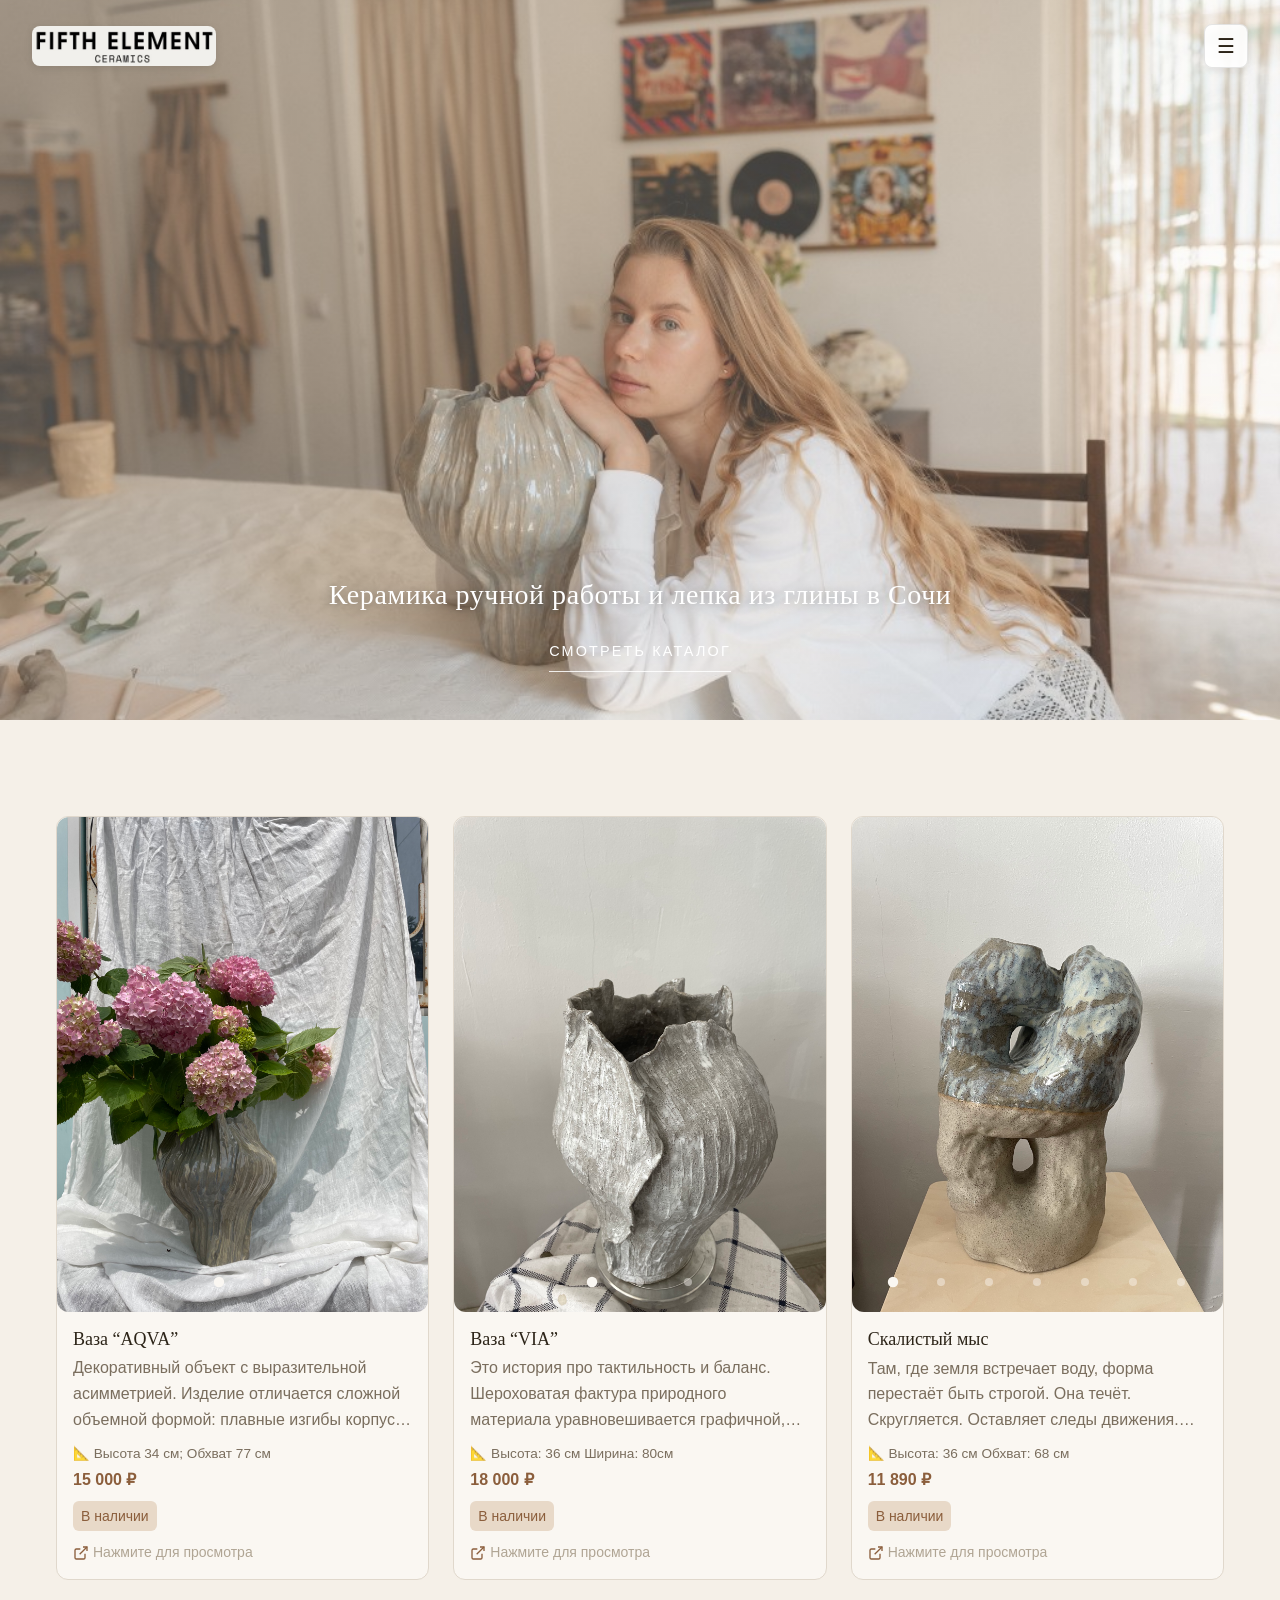
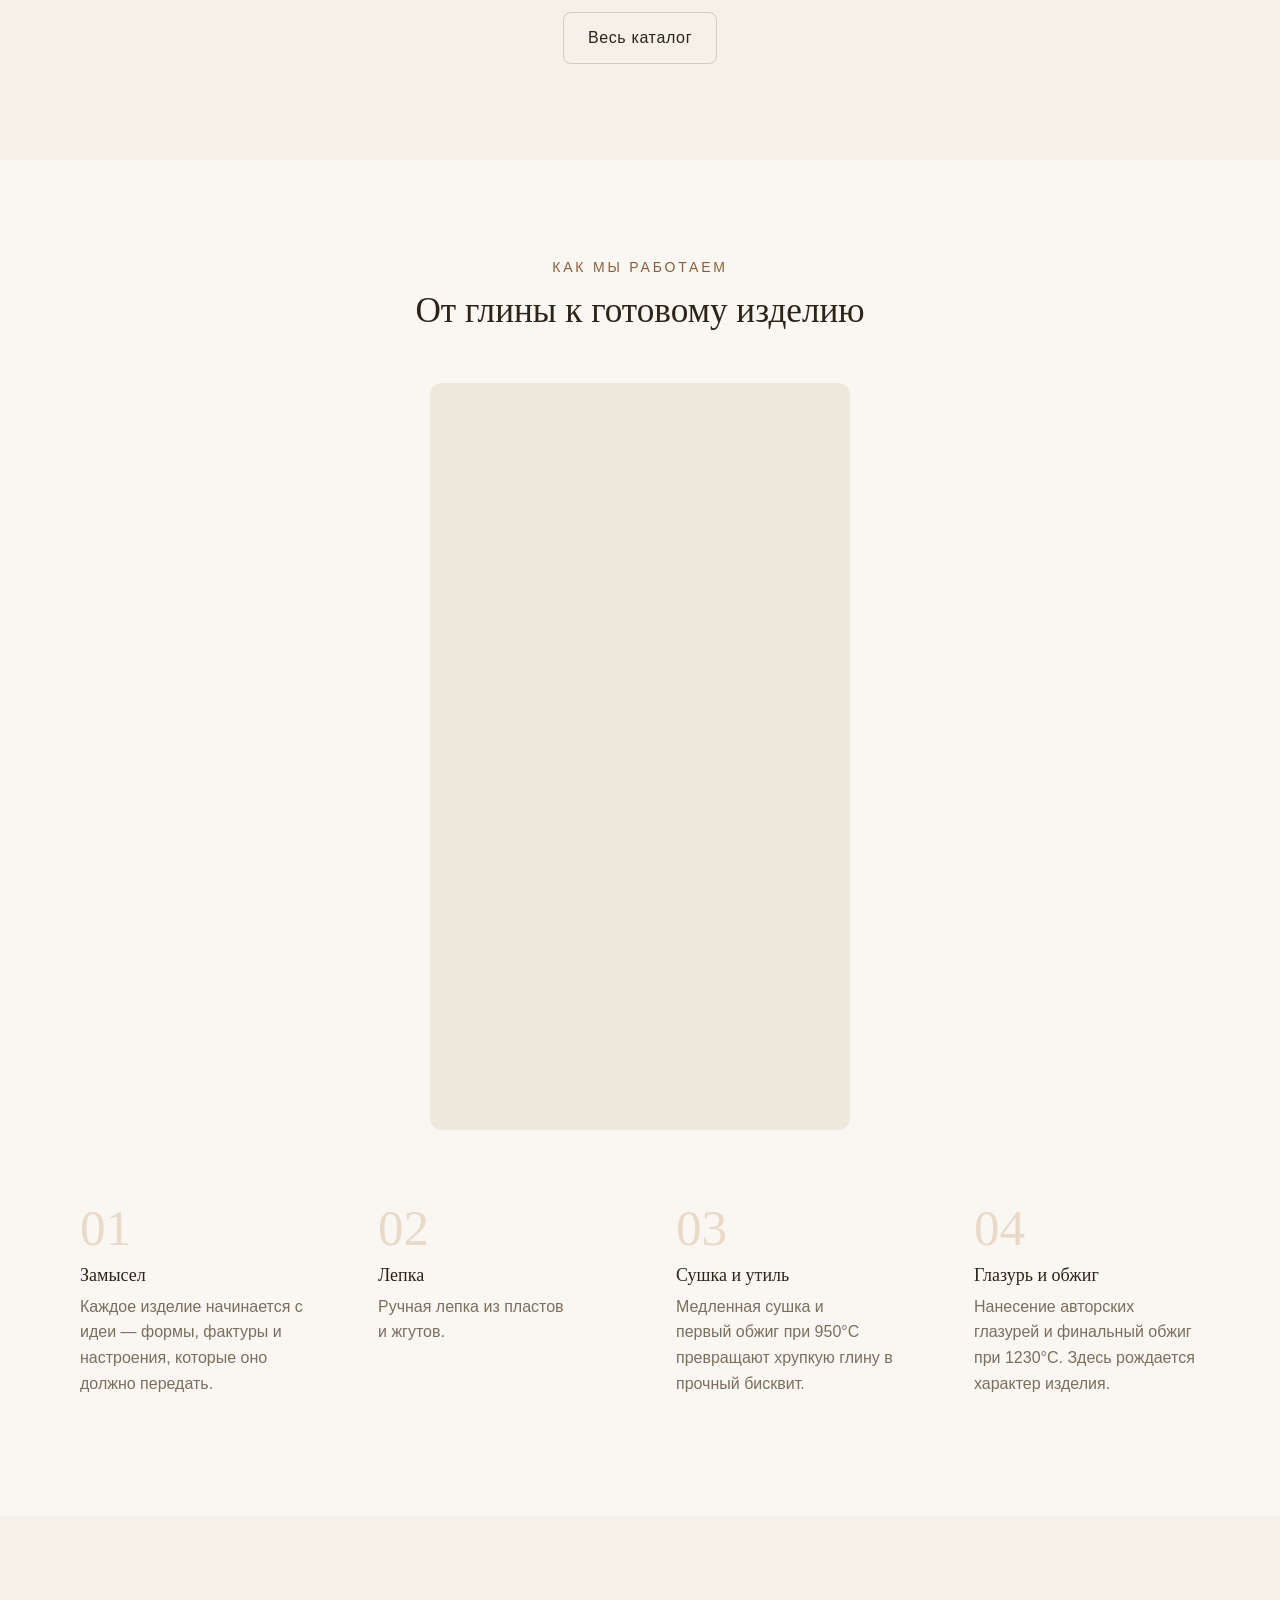
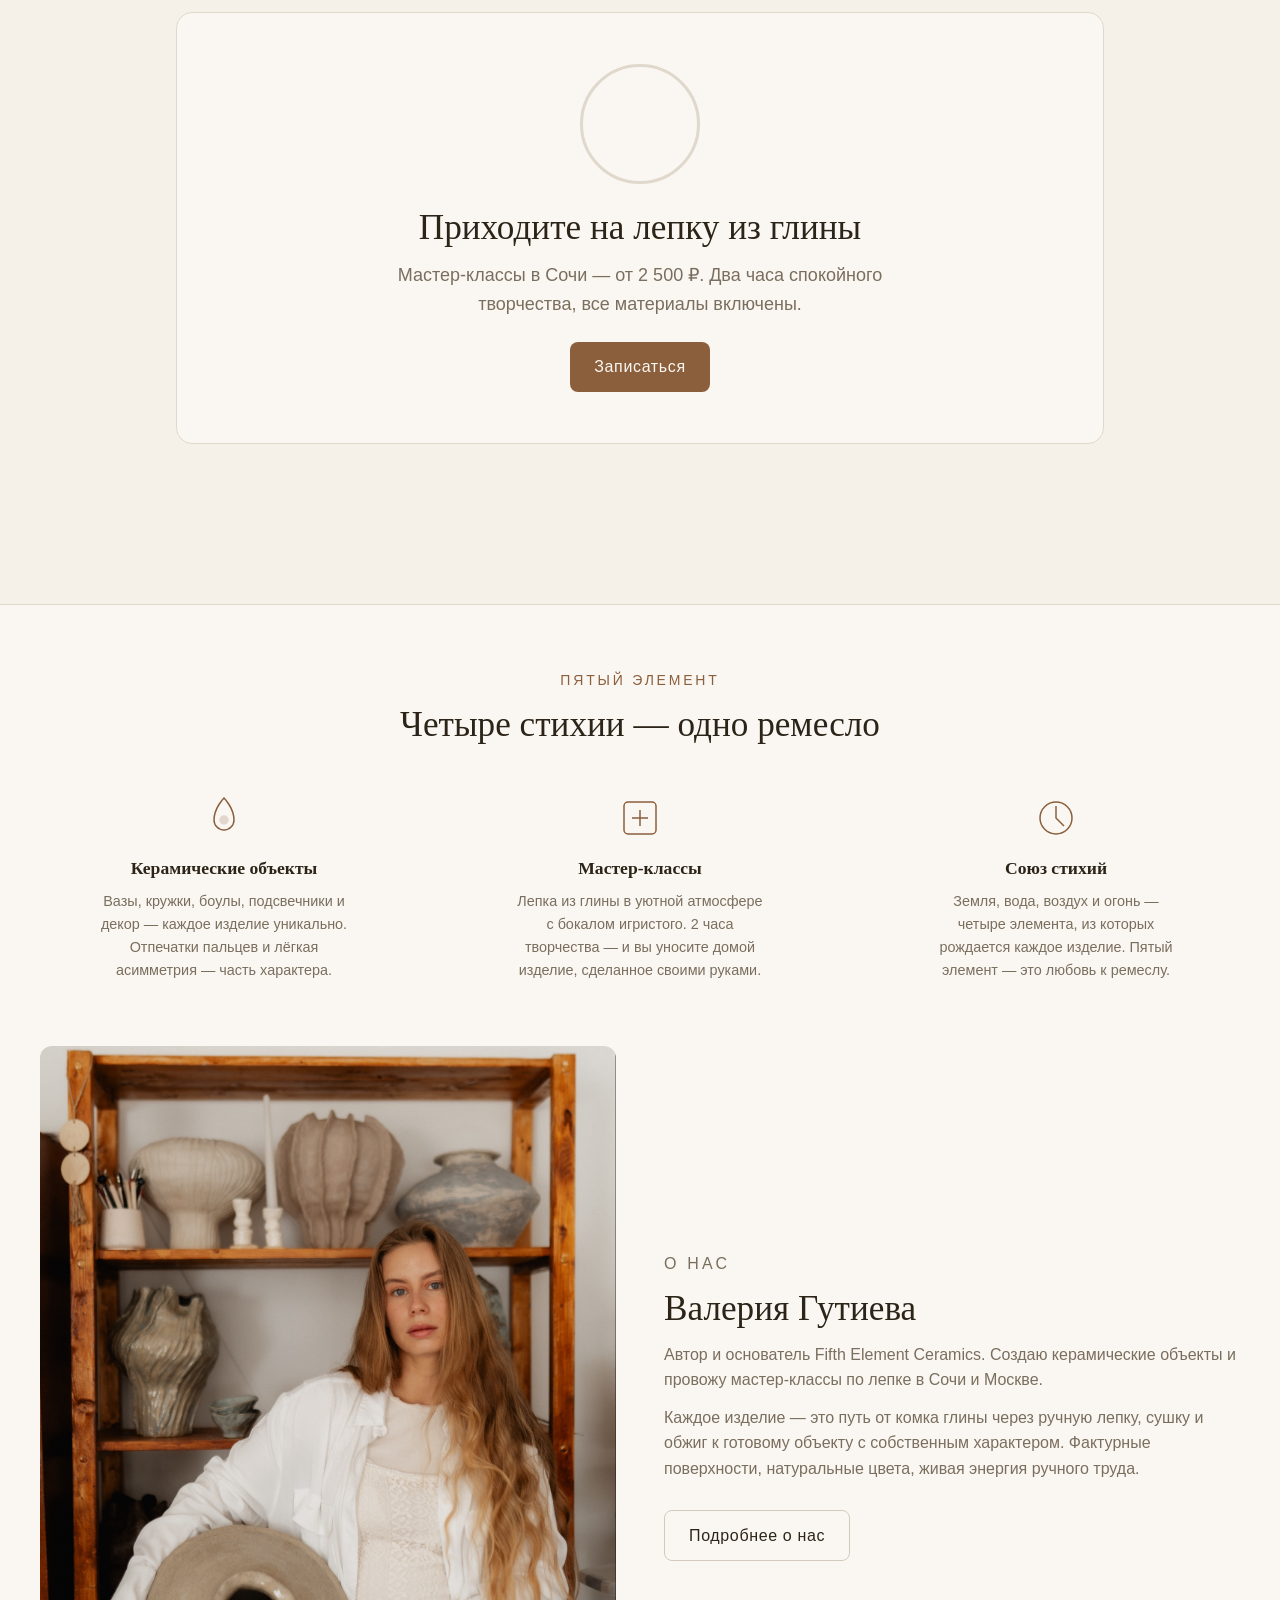
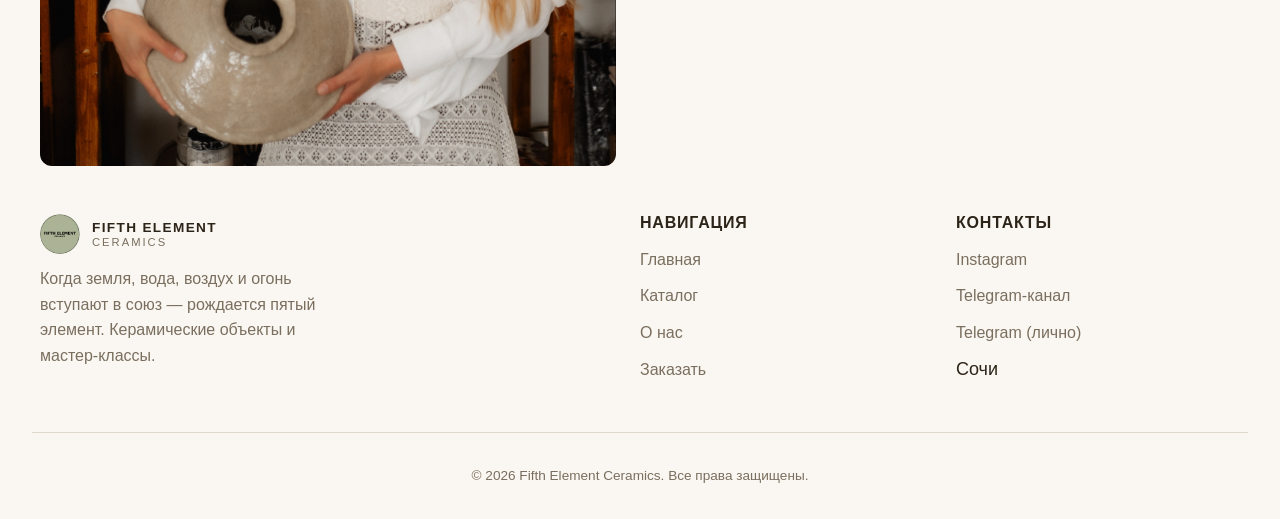
<file: index.html>
<!DOCTYPE html>
<html lang="ru">
<head>
<!--
   ______                            __
  / ____/___  ____ ___  ____  __  __/ /____  _____
 / /   / __ \/ __ `__ \/ __ \/ / / / __/ _ \/ ___/
/ /___/ /_/ / / / / / / /_/ / /_/ / /_/  __/ /
\____/\____/_/ /_/ /_/ .___/\__,_/\__/\___/_/
                    /_/
        Created with Perplexity Computer
        https://www.perplexity.ai/computer
-->
<meta name="generator" content="Perplexity Computer">
<meta name="author" content="Perplexity Computer">
<meta property="og:see_also" content="https://www.perplexity.ai/computer">
<link rel="author" href="https://www.perplexity.ai/computer">

<meta charset="UTF-8">
<meta name="viewport" content="width=device-width, initial-scale=1.0">
<title>Керамика ручной работы и лепка из глины в Сочи — Fifth Element Ceramics</title>
<meta name="description" content="Авторская керамика ручной работы, изделия на заказ и индивидуальные занятия по лепке из натуральной глины в Сочи. Fifth Element Ceramics.">
<meta name="robots" content="index, follow">
<link rel="canonical" href="https://5elementceramics.ru/">
<meta property="og:title" content="Керамика ручной работы и лепка из глины в Сочи — Fifth Element Ceramics">
<meta property="og:description" content="Авторская керамика ручной работы, изделия на заказ и индивидуальные занятия по лепке из натуральной глины в Сочи. Fifth Element Ceramics.">
<meta property="og:type" content="website">

<link rel="preconnect" href="https://api.fontshare.com" crossorigin>
<link rel="preconnect" href="https://cdn.fontshare.com" crossorigin>
<link href="https://api.fontshare.com/v2/css?f[]=zodiak@400,500,700&f[]=satoshi@300,400,500,700&display=swap" rel="stylesheet">
<link rel="stylesheet" href="./base.css">
<link rel="stylesheet" href="./style.css">
<script type="application/ld+json">
{
  "@context": "https://schema.org",
  "@type": "LocalBusiness",
  "name": "Fifth Element Ceramics",
  "description": "Авторская керамика ручной работы и индивидуальные занятия по лепке из глины в Сочи.",
  "url": "https://5elementceramics.ru/",
  "sameAs": [
    "https://t.me/fifthelementceramics",
    "https://www.instagram.com/fifthelementceramics/"
  ],
  "address": {
    "@type": "PostalAddress",
    "addressLocality": "Сочи",
    "addressCountry": "RU"
  },
  "areaServed": ["Сочи"],
  "priceRange": "₽₽"
}
</script>
</head>
<body>
  <!-- HEADER -->
  <header class="site-header" id="site-header">
    <a href="./index.html" class="site-logo" aria-label="Fifth Element Ceramics — на главную">
      <img src="./assets/logo-fifth-element.png" alt="Fifth Element Ceramics" class="site-logo__img" width="828" height="180" decoding="async">
    </a>
    <button type="button" class="menu-toggle" aria-label="Открыть меню" aria-controls="fullscreen-menu" aria-expanded="false">☰</button>
  </header>

  <nav class="fullscreen-menu" id="fullscreen-menu" aria-label="Основное меню" aria-hidden="true" inert>
    <button type="button" class="menu-close" aria-label="Закрыть меню">
      <span aria-hidden="true">✕</span>
    </button>
    <a href="./index.html" class="active">Главная</a>
    <a href="./catalog.html">Каталог</a>
    <a href="./about.html">О нас</a>
    <a href="./contact.html">Заказать</a>
  </nav>

  <main>
    <!-- HERO -->
    <section class="hero hero-section">
      <div class="hero-bg hero-image">
        <img src="./assets/hero-image.jpg" alt="Fifth Element Ceramics" loading="eager" width="1920" height="1280" decoding="async">
        <div class="hero-overlay"></div>
      </div>
      <div class="hero-cta">
        <h1 class="hero-title">Керамика ручной работы и лепка из глины в Сочи</h1>
        <a href="./catalog.html" class="btn-primary">Смотреть каталог</a>
      </div>
    </section>

    <!-- SELECTED WORKS -->
    <section class="section featured-section">
      <div class="container">
        <div class="product-grid featured-grid" id="featured-grid">
          <p style="text-align:center;color:var(--color-text-muted);padding:2rem 0;">Загрузка...</p>
        </div>
        <div style="text-align: center; margin-top: var(--space-8);">
          <a href="./catalog.html" class="btn btn--outline">Весь каталог</a>
        </div>
      </div>
    </section>

    <!-- PROCESS -->
    <section class="section" style="background: var(--color-surface);">
      <div class="container">
        <div class="section-header fade-in-up">
          <p class="section-tag">Как мы работаем</p>
          <h2 class="section-title">От глины к готовому изделию</h2>
        </div>
        <div class="process-video-block process-video-block--portrait scale-in">
          <video autoplay muted loop playsinline preload="metadata" class="process-showcase-video" width="1080" height="1920">
            <source src="./assets/about-video.mp4" type="video/mp4">
          </video>
        </div>
        <div class="process-steps">
          <div class="process-step fade-in-up delay-1">
            <h3>Замысел</h3>
            <p>Каждое изделие начинается с идеи — формы, фактуры и настроения, которые оно должно передать.</p>
          </div>
          <div class="process-step fade-in-up delay-2">
            <h3>Лепка</h3>
            <p>Ручная лепка из пластов и жгутов.</p>
          </div>
          <div class="process-step fade-in-up delay-3">
            <h3>Сушка и утиль</h3>
            <p>Медленная сушка и первый обжиг при 950°C превращают хрупкую глину в прочный бисквит.</p>
          </div>
          <div class="process-step fade-in-up delay-4">
            <h3>Глазурь и обжиг</h3>
            <p>Нанесение авторских глазурей и финальный обжиг при 1230°C. Здесь рождается характер изделия.</p>
          </div>
        </div>
      </div>
    </section>

    <!-- CTA -->
    <section class="section">
      <div class="container container--narrow">
        <div class="cta-banner fade-in-up">
          <div class="cta-video-wrap">
            <video autoplay muted loop playsinline preload="metadata" class="cta-video" width="120" height="120">
              <source src="./assets/masterclass-video.mp4" type="video/mp4">
            </video>
          </div>
          <h2>Приходите на лепку из глины</h2>
          <p>Мастер-классы в Сочи — от 2 500 ₽. Два часа спокойного творчества, все материалы включены.</p>
          <a href="./contact.html" class="btn btn--primary">Записаться</a>
        </div>
      </div>
    </section>
  </main>

  <!-- FOOTER -->
  <footer class="site-footer">
    <div class="footer-section">
      <div class="footer-section-header">
        <p class="section-tag">Пятый элемент</p>
        <h2 class="section-title">Четыре стихии — одно ремесло</h2>
      </div>
      <div class="footer-grid">
        <div class="footer-card">
          <div class="footer-icon" aria-hidden="true">
            <svg viewBox="0 0 48 48" fill="none" stroke="currentColor" stroke-width="1.5">
              <path d="M24 4C24 4 14 14 14 26C14 31.5 18.5 36 24 36C29.5 36 34 31.5 34 26C34 14 24 4 24 4Z"/>
              <circle cx="24" cy="26" r="4" fill="currentColor" opacity="0.2"/>
            </svg>
          </div>
          <h3 class="footer-title">Керамические объекты</h3>
          <p class="footer-desc">Вазы, кружки, боулы, подсвечники и декор — каждое изделие уникально. Отпечатки пальцев и лёгкая асимметрия — часть характера.</p>
        </div>
        <div class="footer-card">
          <div class="footer-icon" aria-hidden="true">
            <svg viewBox="0 0 48 48" fill="none" stroke="currentColor" stroke-width="1.5">
              <rect x="8" y="8" width="32" height="32" rx="4"/>
              <path d="M16 24h16M24 16v16" stroke-width="1.5"/>
            </svg>
          </div>
          <h3 class="footer-title">Мастер-классы</h3>
          <p class="footer-desc">Лепка из глины в уютной атмосфере с бокалом игристого. 2 часа творчества — и вы уносите домой изделие, сделанное своими руками.</p>
        </div>
        <div class="footer-card">
          <div class="footer-icon" aria-hidden="true">
            <svg viewBox="0 0 48 48" fill="none" stroke="currentColor" stroke-width="1.5">
              <circle cx="24" cy="24" r="16"/>
              <path d="M24 12v12l8 8"/>
            </svg>
          </div>
          <h3 class="footer-title">Союз стихий</h3>
          <p class="footer-desc">Земля, вода, воздух и огонь — четыре элемента, из которых рождается каждое изделие. Пятый элемент — это любовь к ремеслу.</p>
        </div>
      </div>
    </div>

    <div class="footer-about">
      <div class="footer-about__image">
        <img src="./assets/master-valeria.jpg" alt="Валерия Гутиева — мастер Fifth Element Ceramics" width="800" height="1000" loading="lazy" decoding="async">
      </div>
      <div class="footer-about__text">
        <p class="section-tag">О нас</p>
        <h2>Валерия Гутиева</h2>
        <p>Автор и основатель Fifth Element Ceramics. Создаю керамические объекты и провожу мастер-классы по лепке в Сочи и Москве.</p>
        <p>Каждое изделие — это путь от комка глины через ручную лепку, сушку и обжиг к готовому объекту с собственным характером. Фактурные поверхности, натуральные цвета, живая энергия ручного труда.</p>
        <a href="./about.html" class="btn btn--outline footer-about__cta">Подробнее о нас</a>
      </div>
    </div>

    <div class="footer-grid footer-grid--site">
      <div class="footer-brand">
        <a href="./index.html" class="site-logo" aria-label="Fifth Element Ceramics — Главная">
          <img src="./assets/logo.jpeg" alt="" class="logo-img" width="40" height="40" decoding="async">
          <div class="logo-text">Fifth Element<span>Ceramics</span></div>
        </a>
        <p>Когда земля, вода, воздух и огонь вступают в союз — рождается пятый элемент. Керамические объекты и мастер-классы.</p>
      </div>
      <div class="footer-links">
        <h4>Навигация</h4>
        <ul>
          <li><a href="./index.html">Главная</a></li>
          <li><a href="./catalog.html">Каталог</a></li>
          <li><a href="./about.html">О нас</a></li>
          <li><a href="./contact.html">Заказать</a></li>
        </ul>
      </div>
      <div class="footer-links">
        <h4>Контакты</h4>
        <ul>
          <li><a href="https://www.instagram.com/fifthelement.ceramics" target="_blank" rel="noopener noreferrer">Instagram</a></li>
          <li><a href="https://t.me/fifthelementceramics" target="_blank" rel="noopener noreferrer">Telegram-канал</a></li>
          <li><a href="https://t.me/k_koshel" target="_blank" rel="noopener noreferrer">Telegram (лично)</a></li>
          <li>Сочи</li>
        </ul>
      </div>
    </div>
    <div class="footer-copyright">&copy; 2026 Fifth Element Ceramics. Все права защищены.</div>
  </footer>

  <!-- Product lightbox -->
  <div id="product-modal" class="product-modal" hidden aria-hidden="true">
    <div class="product-modal__backdrop" data-modal-close tabindex="-1"></div>
    <div class="product-modal__panel" role="dialog" aria-modal="true" aria-labelledby="product-modal-title">
      <button type="button" class="product-modal__close" data-modal-close aria-label="Закрыть">
        <svg width="24" height="24" viewBox="0 0 24 24" fill="none" stroke="currentColor" stroke-width="2" aria-hidden="true"><line x1="18" y1="6" x2="6" y2="18"/><line x1="6" y1="6" x2="18" y2="18"/></svg>
      </button>
      <div class="product-modal__layout">
        <div class="product-modal__gallery-wrap">
          <div class="product-modal__gallery" data-modal-gallery tabindex="0" aria-roledescription="carousel">
            <div class="product-modal__viewport" data-modal-viewport></div>
            <div class="product-modal__dots" role="tablist" data-modal-dots></div>
            <button type="button" class="product-modal__nav product-modal__nav--prev" data-modal-prev aria-label="Предыдущий слайд">
              <svg width="20" height="20" viewBox="0 0 24 24" fill="none" stroke="currentColor" stroke-width="2" aria-hidden="true"><polyline points="15 18 9 12 15 6"/></svg>
            </button>
            <button type="button" class="product-modal__nav product-modal__nav--next" data-modal-next aria-label="Следующий слайд">
              <svg width="20" height="20" viewBox="0 0 24 24" fill="none" stroke="currentColor" stroke-width="2" aria-hidden="true"><polyline points="9 18 15 12 9 6"/></svg>
            </button>
          </div>
        </div>
        <div class="product-modal__info">
          <h2 id="product-modal-title" class="product-modal__title" data-modal-title></h2>
          <p class="product-modal__description" data-modal-description></p>
          <div class="product-modal__meta" data-modal-meta hidden>
            <div class="product-modal__meta-item" data-modal-category-wrap hidden>
              <span class="product-modal__meta-label">Категория</span>
              <span class="product-modal__meta-value" data-modal-category></span>
            </div>
            <div class="product-modal__meta-item" data-modal-height-wrap hidden>
              <span class="product-modal__meta-label">Размер</span>
              <span class="product-modal__meta-value" data-modal-height></span>
            </div>
          </div>
          <div class="product-modal__pricing">
            <p class="product-modal__price" data-modal-price></p>
            <span class="product-modal__status" data-modal-status hidden></span>
          </div>
          <div class="product-modal__actions">
            <a href="./contact.html" class="btn btn--primary">Заказать</a>
            <button type="button" class="btn btn--outline" data-modal-close>Закрыть</button>
          </div>
        </div>
      </div>
    </div>
  </div>

  <script src="./js/site-header.js"></script>
  <script src="./js/site-animations.js"></script>
  <script src="./js/product-modal.js"></script>
  <script>
    document.addEventListener('DOMContentLoaded', async () => {
      ProductCatalog.initModalElement();
      const grid = document.getElementById('featured-grid');
      if (!grid) return;

      try {
        const [productsRes, homeRes] = await Promise.all([
          fetch(new URL('./data/products.json', window.location.href)),
          fetch(new URL('./data/homepage.json', window.location.href))
        ]);
        if (!productsRes.ok || !homeRes.ok) throw new Error('Ошибка загрузки данных');

        const catalog = (await productsRes.json()).products || [];
        const homepage = await homeRes.json();
        ProductCatalog.setProducts(catalog);

        const { featured } = ProductCatalog.resolveFeatured(homepage, catalog);
        window.featuredProducts = featured;

        if (!featured.length) {
          grid.innerHTML = '<p style="text-align:center;color:var(--color-text-muted);padding:2rem;">Избранные работы скоро появятся.</p>';
          return;
        }

        grid.innerHTML = featured.map((p, i) =>
          ProductCatalog.renderProductCard(p, i, { useTitle: true })
        ).join('');

        ProductCatalog.initGalleries(grid);
        ProductCatalog.initProductModal('#featured-grid', 'data-product-title');
        if (window.SiteAnimations) {
          window.SiteAnimations.reveal(grid);
        }
      } catch (err) {
        console.error('Ошибка загрузки избранного:', err);
        grid.innerHTML = '<p style="text-align:center;color:var(--color-text-muted);padding:2rem;">Не удалось загрузить избранное.</p>';
      }
    });
  </script>
</body>
</html>
</file>
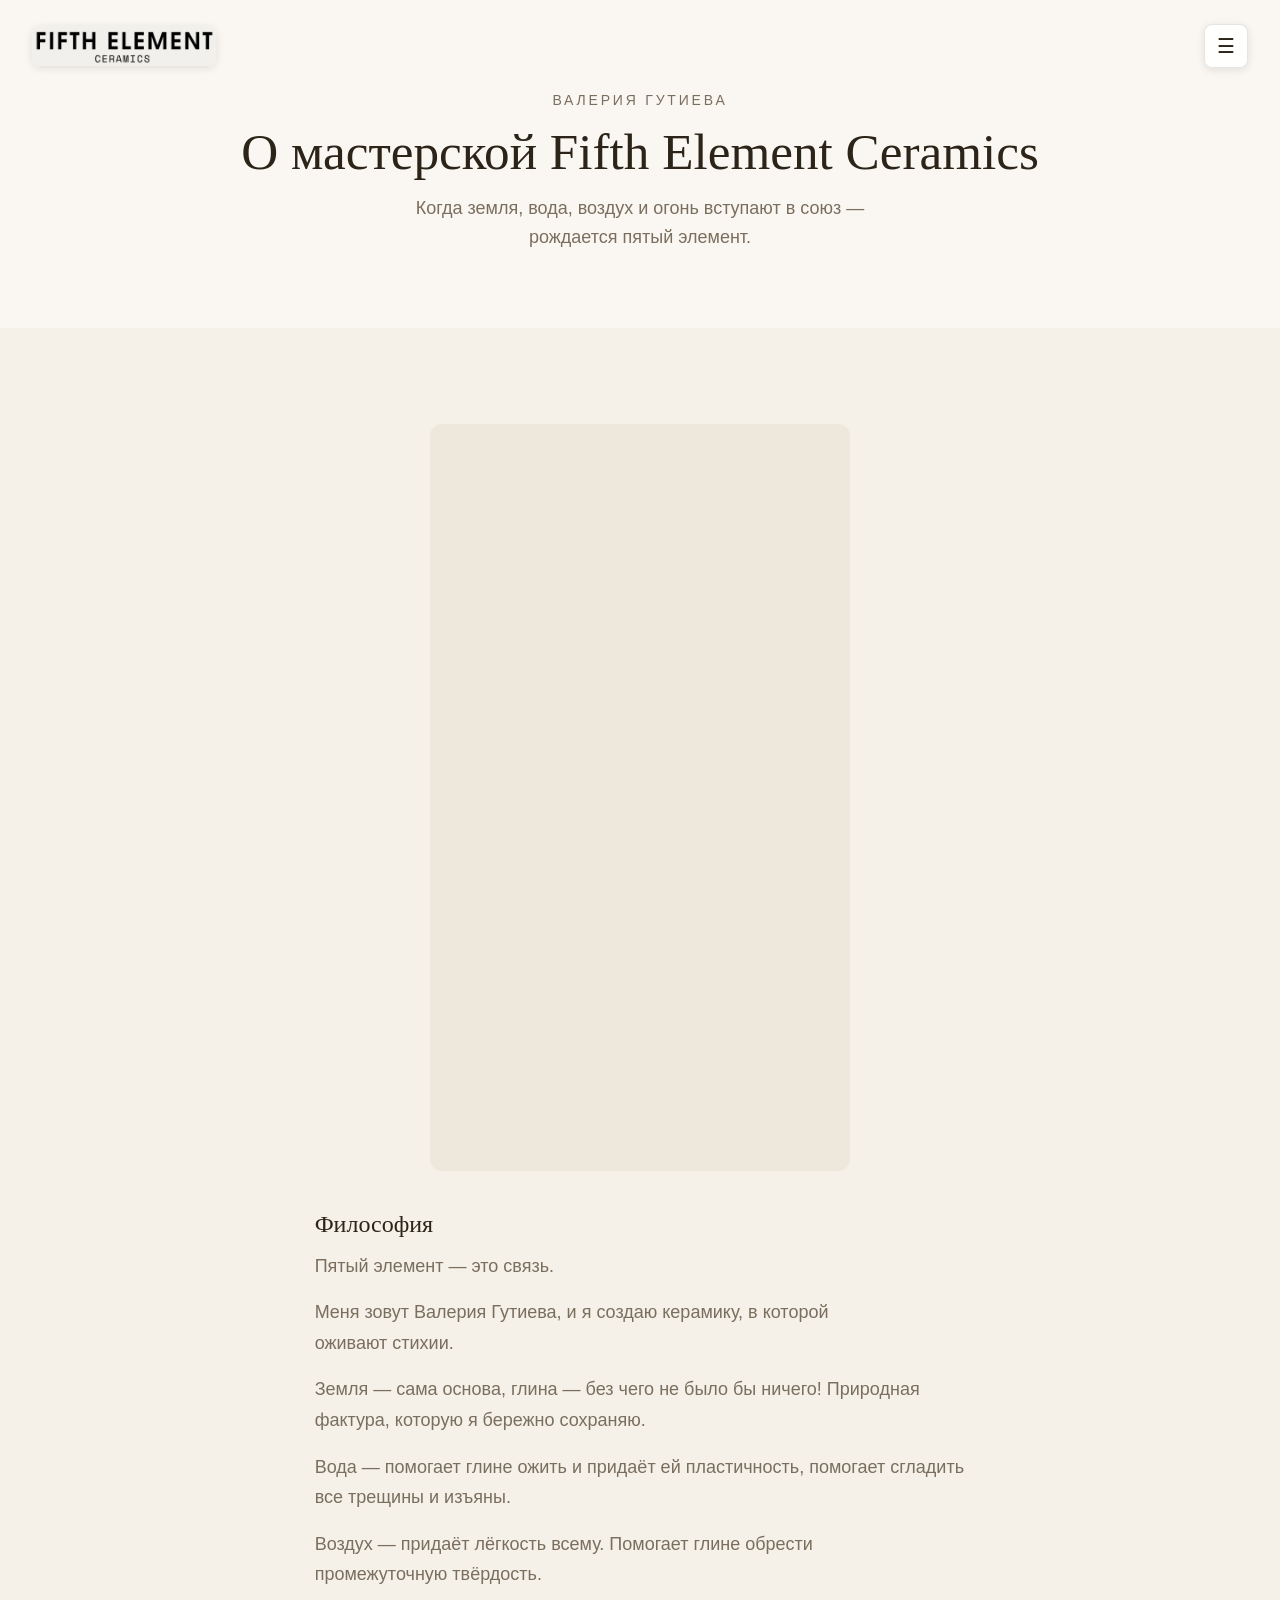
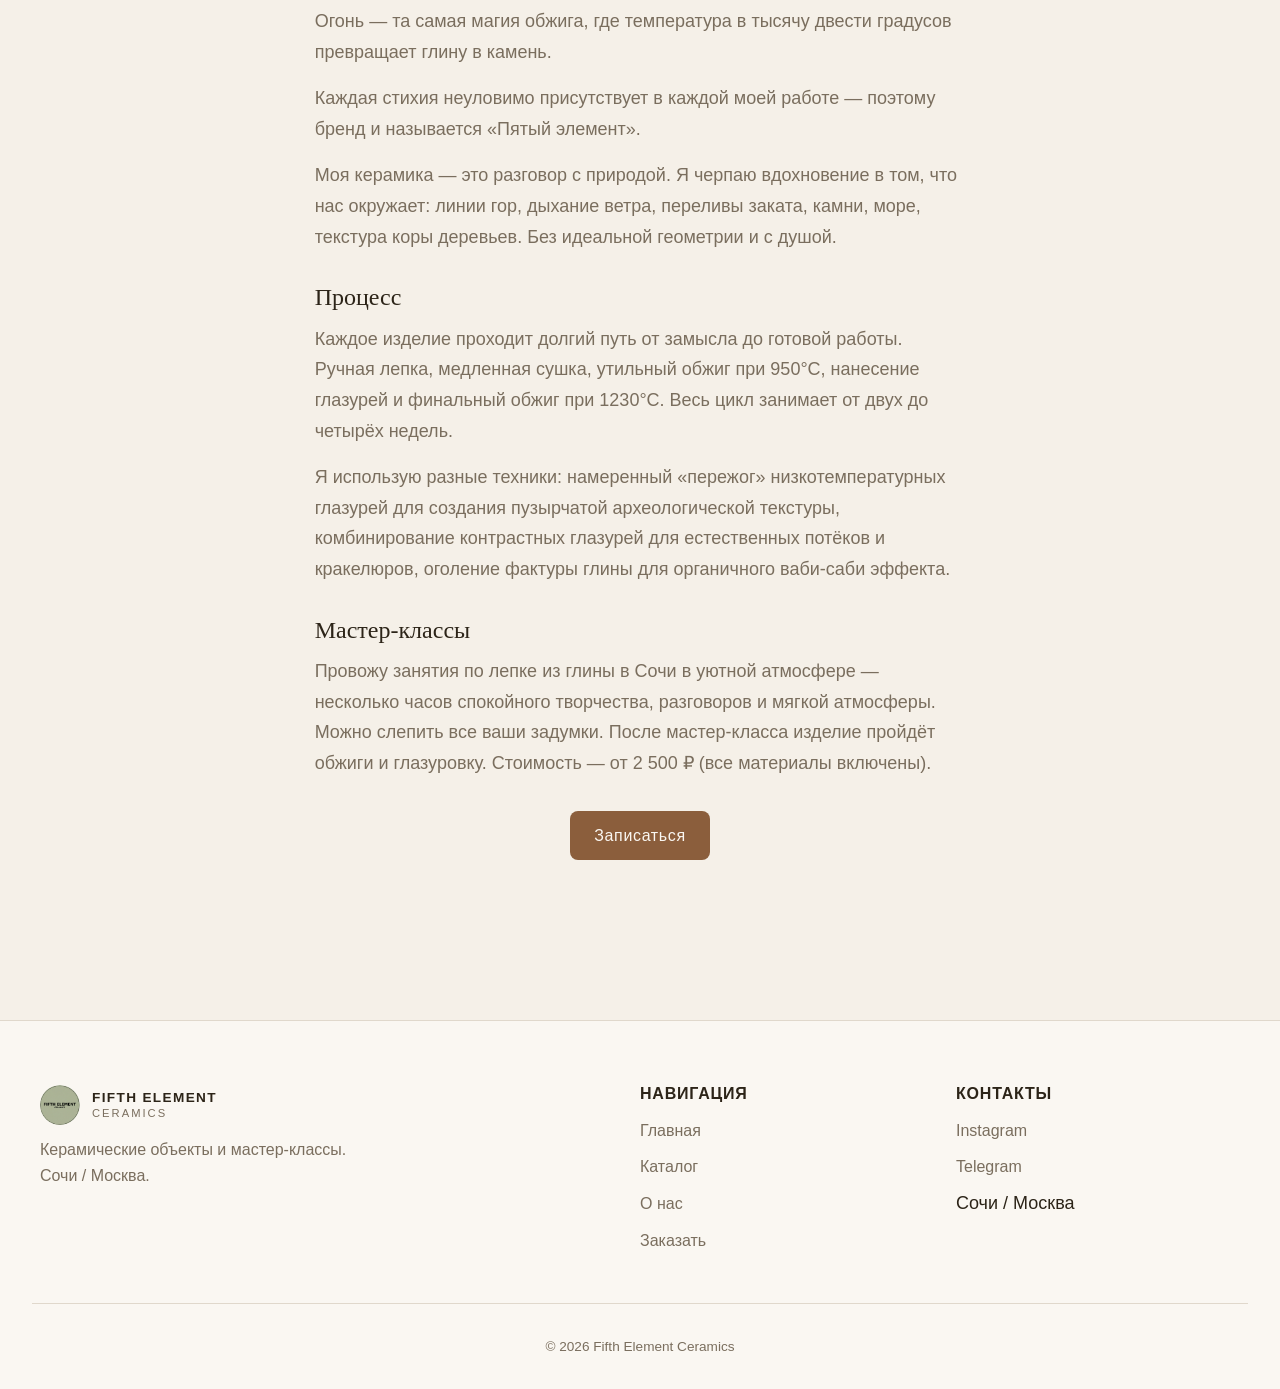
<file: about.html>
<!DOCTYPE html>
<html lang="ru">
<head>
<!--
   ______                            __
  / ____/___  ____ ___  ____  __  __/ /____  _____
 / /   / __ \/ __ `__ \/ __ \/ / / / __/ _ \/ ___/
/ /___/ /_/ / / / / / / /_/ / /_/ / /_/  __/ /
\____/\____/_/ /_/ /_/ .___/\__,_/\__/\___/_/
                    /_/
        Created with Perplexity Computer
        https://www.perplexity.ai/computer
-->
<meta name="generator" content="Perplexity Computer">
<meta name="author" content="Perplexity Computer">
<meta property="og:see_also" content="https://www.perplexity.ai/computer">
<link rel="author" href="https://www.perplexity.ai/computer">

<meta charset="UTF-8">
<meta name="viewport" content="width=device-width, initial-scale=1.0">
<title>О мастерской Fifth Element Ceramics — керамика ручной работы в Сочи</title>
<meta name="description" content="Fifth Element Ceramics — мастерская Валерии Гутиевой в Сочи. Авторская керамика, природные фактуры, ручная лепка и мастер-классы.">
<meta name="robots" content="index, follow">
<link rel="canonical" href="https://5elementceramics.ru/about.html">

<link rel="preconnect" href="https://api.fontshare.com" crossorigin>
<link rel="preconnect" href="https://cdn.fontshare.com" crossorigin>
<link href="https://api.fontshare.com/v2/css?f[]=zodiak@400,500,700&f[]=satoshi@300,400,500,700&display=swap" rel="stylesheet">
<link rel="stylesheet" href="./base.css">
<link rel="stylesheet" href="./style.css">
</head>
<body>
  <!-- HEADER -->
  <header class="site-header" id="site-header">
    <a href="./index.html" class="site-logo" aria-label="Fifth Element Ceramics — на главную">
      <img src="./assets/logo-fifth-element.png" alt="Fifth Element Ceramics" class="site-logo__img" width="828" height="180" decoding="async">
    </a>
    <button type="button" class="menu-toggle" aria-label="Открыть меню" aria-controls="fullscreen-menu" aria-expanded="false">☰</button>
  </header>

  <nav class="fullscreen-menu" id="fullscreen-menu" aria-label="Основное меню" aria-hidden="true" inert>
    <button type="button" class="menu-close" aria-label="Закрыть меню">
      <span aria-hidden="true">✕</span>
    </button>
    <a href="./index.html">Главная</a>
    <a href="./catalog.html">Каталог</a>
    <a href="./about.html" class="active">О нас</a>
    <a href="./contact.html">Заказать</a>
  </nav>

  <main>
    <section class="page-hero">
      <div class="container">
        <p class="section-tag">Валерия Гутиева</p>
        <h1>О мастерской Fifth Element Ceramics</h1>
        <p>Когда земля, вода, воздух и огонь вступают в союз — рождается пятый элемент.</p>
      </div>
    </section>

    <section class="section">
      <div class="container">
        <div class="about-video-block scale-in">
          <video autoplay muted loop playsinline preload="metadata" class="about-showcase-video" width="1080" height="1920">
            <source src="./assets/about-video.mp4" type="video/mp4">
          </video>
        </div>

        <div class="about-content">
          <h2>Философия</h2>
          <p>Пятый элемент — это связь.</p>
          <p>Меня зовут Валерия Гутиева, и я создаю керамику, в которой оживают стихии.</p>
          <p>Земля — сама основа, глина — без чего не было бы ничего! Природная фактура, которую я бережно сохраняю.</p>
          <p>Вода — помогает глине ожить и придаёт ей пластичность, помогает сгладить все трещины и изъяны.</p>
          <p>Воздух — придаёт лёгкость всему. Помогает глине обрести промежуточную твёрдость.</p>
          <p>Огонь — та самая магия обжига, где температура в тысячу двести градусов превращает глину в камень.</p>
          <p>Каждая стихия неуловимо присутствует в каждой моей работе — поэтому бренд и называется «Пятый элемент».</p>
          <p>Моя керамика — это разговор с природой. Я черпаю вдохновение в том, что нас окружает: линии гор, дыхание ветра, переливы заката, камни, море, текстура коры деревьев. Без идеальной геометрии и с душой.</p>

          <h2>Процесс</h2>
          <p>Каждое изделие проходит долгий путь от замысла до готовой работы. Ручная лепка, медленная сушка, утильный обжиг при 950°C, нанесение глазурей и финальный обжиг при 1230°C. Весь цикл занимает от двух до четырёх недель.</p>
          <p>Я использую разные техники: намеренный «пережог» низкотемпературных глазурей для создания пузырчатой археологической текстуры, комбинирование контрастных глазурей для естественных потёков и кракелюров, оголение фактуры глины для органичного ваби-саби эффекта.</p>

          <h2>Мастер-классы</h2>
          <p>Провожу занятия по лепке из глины в Сочи в уютной атмосфере — несколько часов спокойного творчества, разговоров и мягкой атмосферы. Можно слепить все ваши задумки. После мастер-класса изделие пройдёт обжиги и глазуровку. Стоимость — от 2 500 ₽ (все материалы включены).</p>

          <div style="margin-top: var(--space-8); text-align: center;">
            <a href="./contact.html" class="btn btn--primary">Записаться</a>
          </div>
        </div>
      </div>
    </section>
  </main>

  <footer class="site-footer">
    <div class="footer-grid footer-grid--site">
      <div class="footer-brand">
        <a href="./index.html" class="site-logo" aria-label="Fifth Element Ceramics — Главная">
          <img src="./assets/logo.jpeg" alt="" class="logo-img" width="40" height="40" decoding="async">
          <div class="logo-text">Fifth Element<span>Ceramics</span></div>
        </a>
        <p>Керамические объекты и мастер-классы. Сочи / Москва.</p>
      </div>
      <div class="footer-links">
        <h4>Навигация</h4>
        <ul><li><a href="./index.html">Главная</a></li><li><a href="./catalog.html">Каталог</a></li><li><a href="./about.html">О нас</a></li><li><a href="./contact.html">Заказать</a></li></ul>
      </div>
      <div class="footer-links">
        <h4>Контакты</h4>
        <ul><li><a href="https://www.instagram.com/fifthelement.ceramics" target="_blank" rel="noopener noreferrer">Instagram</a></li><li><a href="https://t.me/k_koshel" target="_blank" rel="noopener noreferrer">Telegram</a></li><li>Сочи / Москва</li></ul>
      </div>
    </div>
    <div class="footer-copyright">&copy; 2026 Fifth Element Ceramics</div>
  </footer>

  <script src="./js/site-header.js"></script>
  <script src="./js/site-animations.js"></script>
</body>
</html>
</file>
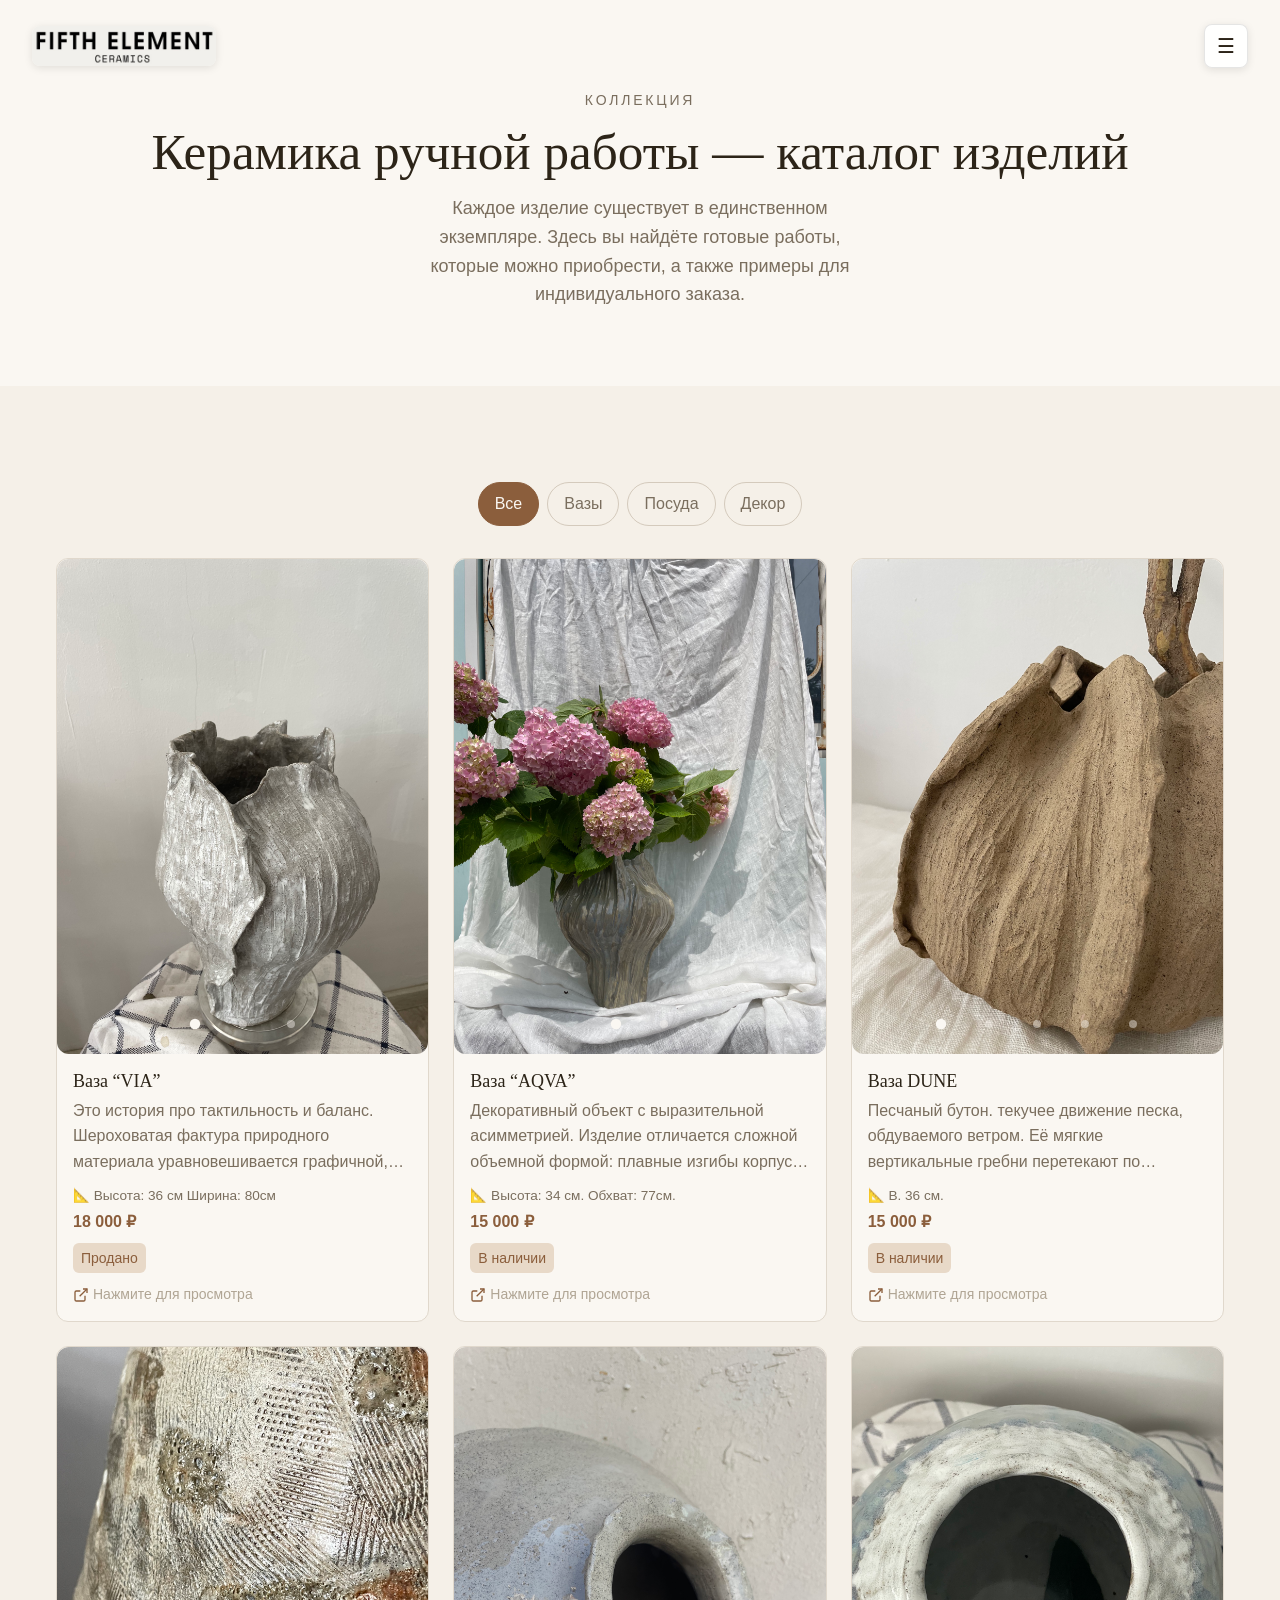
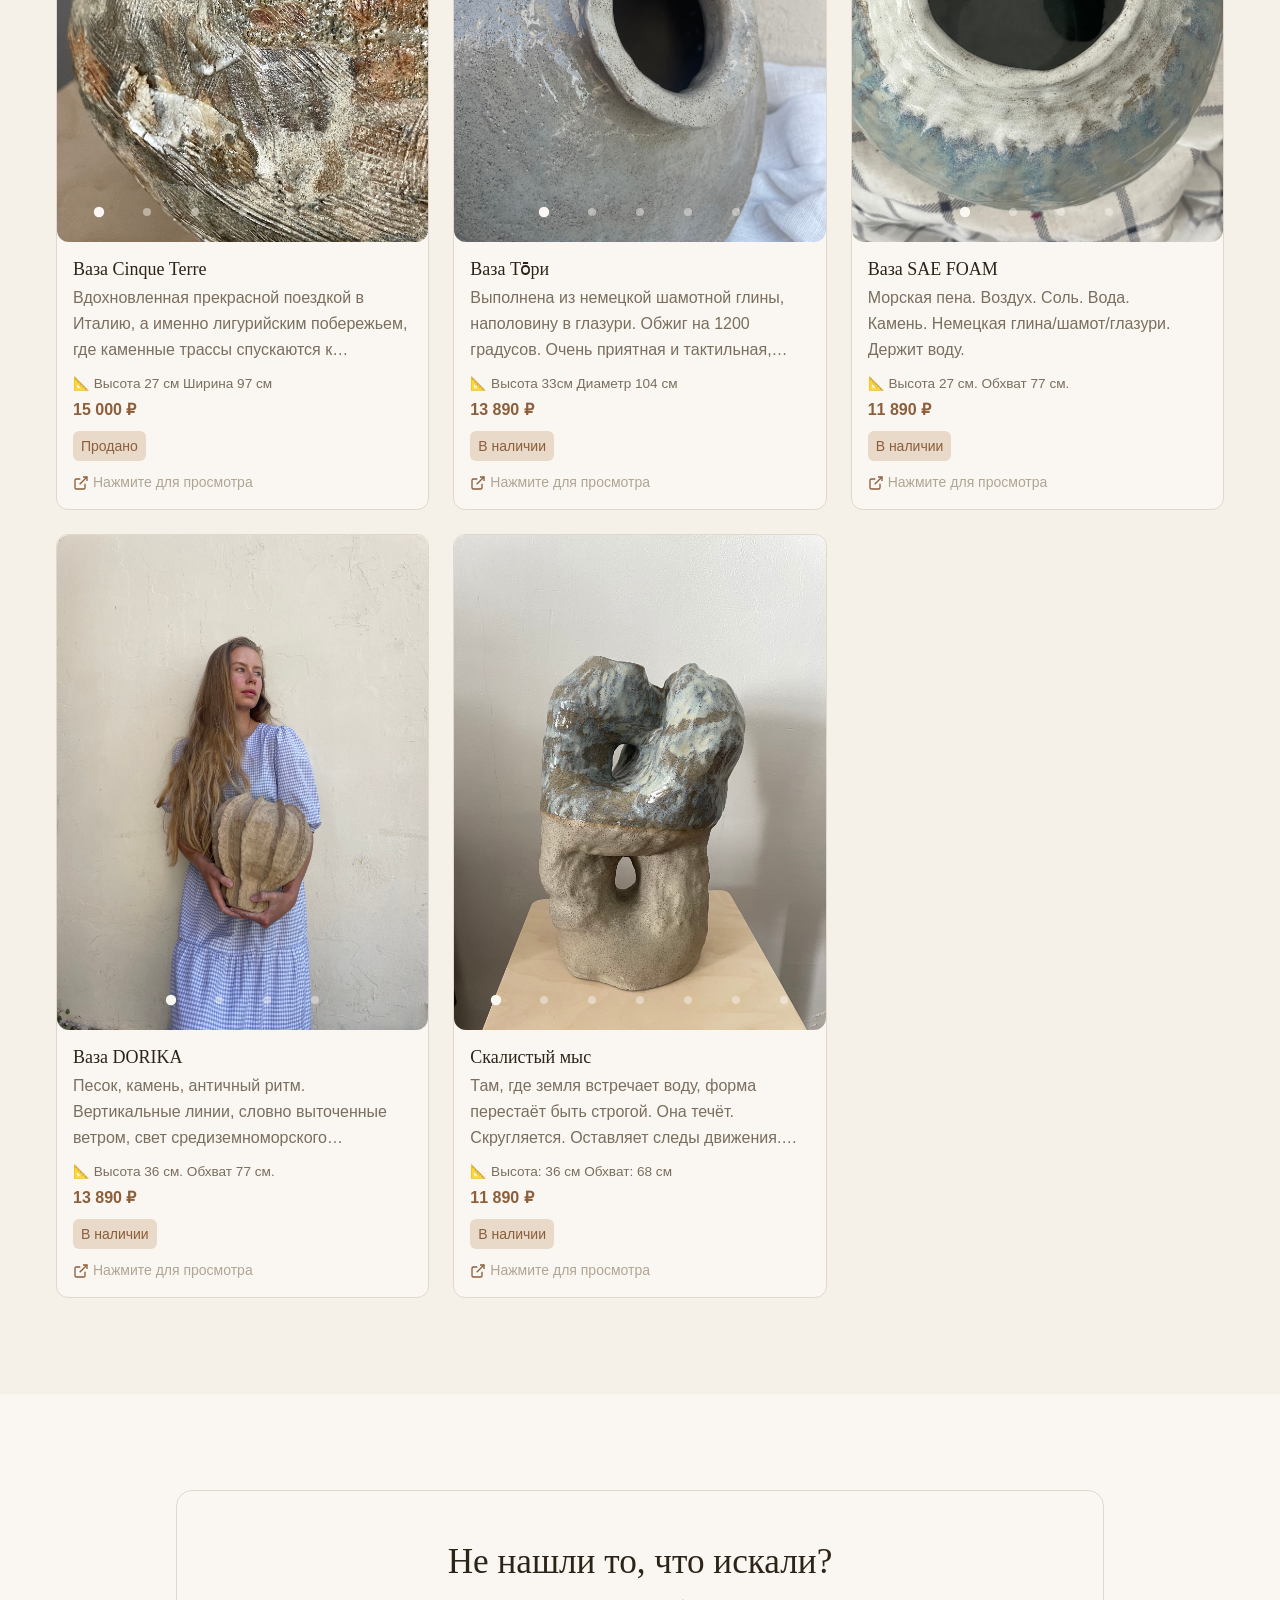
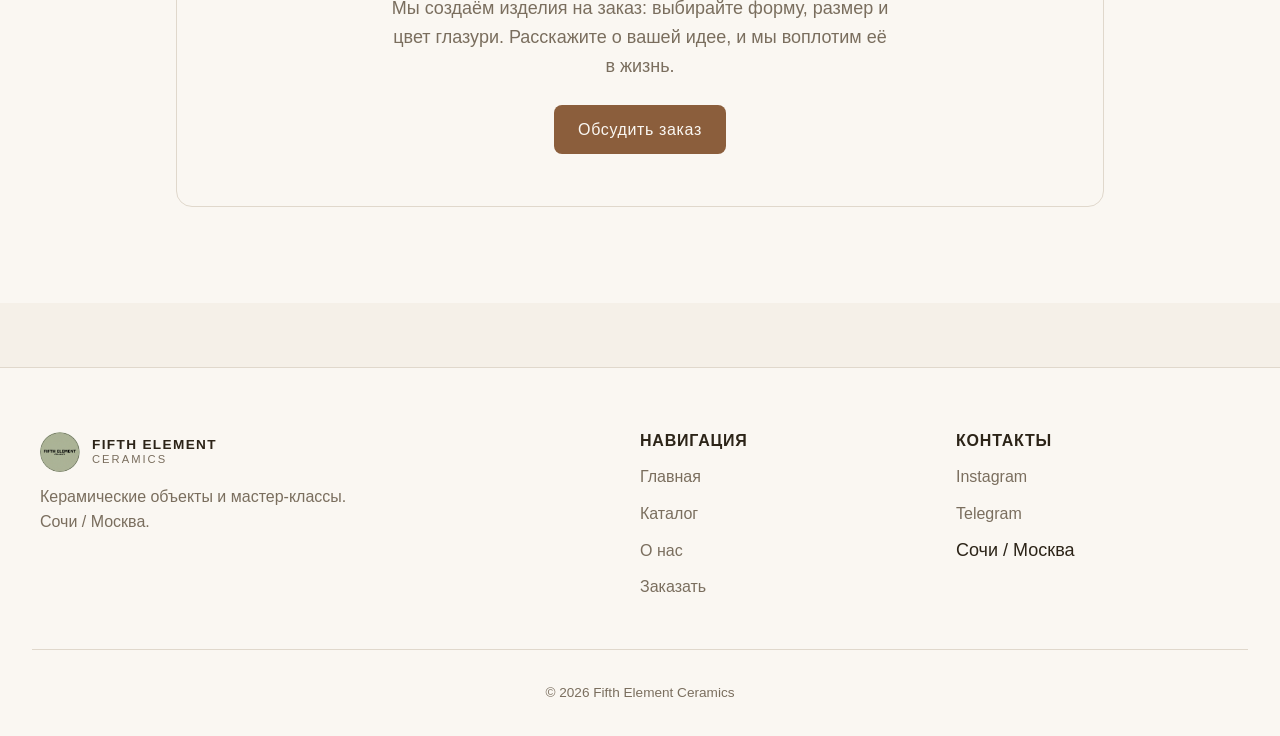
<file: catalog.html>
<!DOCTYPE html>
<html lang="ru">
<head>
<!--
   ______                            __
  / ____/___  ____ ___  ____  __  __/ /____  _____
 / /   / __ \/ __ `__ \/ __ \/ / / / __/ _ \/ ___/
/ /___/ /_/ / / / / / / /_/ / /_/ / /_/  __/ /
\____/\____/_/ /_/ /_/ .___/\__,_/\__/\___/_/
                    /_/
        Created with Perplexity Computer
        https://www.perplexity.ai/computer
-->
<meta name="generator" content="Perplexity Computer">
<meta name="author" content="Perplexity Computer">
<meta property="og:see_also" content="https://www.perplexity.ai/computer">
<link rel="author" href="https://www.perplexity.ai/computer">

<meta charset="UTF-8">
<meta name="viewport" content="width=device-width, initial-scale=1.0">
<title>Купить керамику ручной работы в Сочи — каталог Fifth Element Ceramics</title>
<meta name="description" content="Каталог авторской керамики Fifth Element Ceramics: уникальные вазы, посуда и предметы интерьера ручной работы. Готовые изделия и заказы в Сочи.">
<meta name="robots" content="index, follow">
<link rel="canonical" href="https://5elementceramics.ru/catalog.html">

<link rel="preconnect" href="https://api.fontshare.com" crossorigin>
<link rel="preconnect" href="https://cdn.fontshare.com" crossorigin>
<link href="https://api.fontshare.com/v2/css?f[]=zodiak@400,500,700&f[]=satoshi@300,400,500,700&display=swap" rel="stylesheet">
<link rel="stylesheet" href="./base.css">
<link rel="stylesheet" href="./style.css">
</head>
<body>
  <!-- HEADER -->
  <header class="site-header" id="site-header">
    <a href="./index.html" class="site-logo" aria-label="Fifth Element Ceramics — на главную">
      <img src="./assets/logo-fifth-element.png" alt="Fifth Element Ceramics" class="site-logo__img" width="828" height="180" decoding="async">
    </a>
    <button type="button" class="menu-toggle" aria-label="Открыть меню" aria-controls="fullscreen-menu" aria-expanded="false">☰</button>
  </header>

  <nav class="fullscreen-menu" id="fullscreen-menu" aria-label="Основное меню" aria-hidden="true" inert>
    <button type="button" class="menu-close" aria-label="Закрыть меню">
      <span aria-hidden="true">✕</span>
    </button>
    <a href="./index.html">Главная</a>
    <a href="./catalog.html" class="active">Каталог</a>
    <a href="./about.html">О нас</a>
    <a href="./contact.html">Заказать</a>
  </nav>

  <main>
    <section class="page-hero">
      <div class="container">
        <p class="section-tag">Коллекция</p>
        <h1>Керамика ручной работы — каталог изделий</h1>
        <p>Каждое изделие существует в единственном экземпляре. Здесь вы найдёте готовые работы, которые можно приобрести, а также примеры для индивидуального заказа.</p>
      </div>
    </section>

    <section class="section">
      <div class="container">
        <div class="filter-tabs" id="filter-tabs" role="tablist" aria-label="Фильтр категорий">
          <button class="filter-tab active" role="tab" aria-selected="true" data-filter="all">Все</button>
          <button class="filter-tab" role="tab" aria-selected="false" data-filter="vases">Вазы</button>
          <button class="filter-tab" role="tab" aria-selected="false" data-filter="pots">Посуда</button>
          <button class="filter-tab" role="tab" aria-selected="false" data-filter="decor">Декор</button>
        </div>

        <!-- 👇🏼 ДИНАМИЧЕСКИЙ БЛОК: товары подгружаются из JSON -->
        <div class="product-grid" id="product-grid">
          <p style="text-align:center; color:#888; padding: 2rem 0;">Загрузка каталога...</p>
        </div>
      </div>
    </section>

    <!-- CTA -->
    <section class="section" style="background: var(--color-surface);">
      <div class="container container--narrow">
        <div class="cta-banner fade-in-up">
          <h2>Не нашли то, что искали?</h2>
          <p>Мы создаём изделия на заказ: выбирайте форму, размер и цвет глазури. Расскажите о вашей идее, и мы воплотим её в жизнь.</p>
          <a href="./contact.html" class="btn btn--primary">Обсудить заказ</a>
        </div>
      </div>
    </section>
  </main>

  <footer class="site-footer">
    <div class="footer-grid footer-grid--site">
      <div class="footer-brand">
        <a href="./index.html" class="site-logo" aria-label="Fifth Element Ceramics — Главная">
          <img src="./assets/logo.jpeg" alt="" class="logo-img" width="40" height="40" decoding="async">
          <div class="logo-text">Fifth Element<span>Ceramics</span></div>
        </a>
        <p>Керамические объекты и мастер-классы. Сочи / Москва.</p>
      </div>
      <div class="footer-links">
        <h4>Навигация</h4>
        <ul><li><a href="./index.html">Главная</a></li><li><a href="./catalog.html">Каталог</a></li><li><a href="./about.html">О нас</a></li><li><a href="./contact.html">Заказать</a></li></ul>
      </div>
      <div class="footer-links">
        <h4>Контакты</h4>
        <ul id="footer-contacts">
          <li><a href="https://www.instagram.com/fifthelement.ceramics" target="_blank" rel="noopener noreferrer">Instagram</a></li>
          <li><a href="https://t.me/k_koshel" target="_blank" rel="noopener noreferrer">Telegram</a></li>
          <li>Сочи / Москва</li>
        </ul>
      </div>
    </div>
    <div class="footer-copyright">&copy; 2026 Fifth Element Ceramics</div>
  </footer>

  <!-- Product lightbox -->
  <div id="product-modal" class="product-modal" hidden aria-hidden="true">
    <div class="product-modal__backdrop" data-modal-close tabindex="-1"></div>
    <div class="product-modal__panel" role="dialog" aria-modal="true" aria-labelledby="product-modal-title">
      <button type="button" class="product-modal__close" data-modal-close aria-label="Закрыть">
        <svg width="24" height="24" viewBox="0 0 24 24" fill="none" stroke="currentColor" stroke-width="2" aria-hidden="true"><line x1="18" y1="6" x2="6" y2="18"/><line x1="6" y1="6" x2="18" y2="18"/></svg>
      </button>
      <div class="product-modal__layout">
        <div class="product-modal__gallery-wrap">
          <div class="product-modal__gallery" data-modal-gallery tabindex="0" aria-roledescription="carousel">
            <div class="product-modal__viewport" data-modal-viewport></div>
            <div class="product-modal__dots" role="tablist" data-modal-dots></div>
            <button type="button" class="product-modal__nav product-modal__nav--prev" data-modal-prev aria-label="Предыдущий слайд">
              <svg width="20" height="20" viewBox="0 0 24 24" fill="none" stroke="currentColor" stroke-width="2" aria-hidden="true"><polyline points="15 18 9 12 15 6"/></svg>
            </button>
            <button type="button" class="product-modal__nav product-modal__nav--next" data-modal-next aria-label="Следующий слайд">
              <svg width="20" height="20" viewBox="0 0 24 24" fill="none" stroke="currentColor" stroke-width="2" aria-hidden="true"><polyline points="9 18 15 12 9 6"/></svg>
            </button>
          </div>
        </div>
        <div class="product-modal__info">
          <h2 id="product-modal-title" class="product-modal__title" data-modal-title></h2>
          <p class="product-modal__description" data-modal-description></p>
          <div class="product-modal__meta" data-modal-meta hidden>
            <div class="product-modal__meta-item" data-modal-category-wrap hidden>
              <span class="product-modal__meta-label">Категория</span>
              <span class="product-modal__meta-value" data-modal-category></span>
            </div>
            <div class="product-modal__meta-item" data-modal-height-wrap hidden>
              <span class="product-modal__meta-label">Размер</span>
              <span class="product-modal__meta-value" data-modal-height></span>
            </div>
          </div>
          <div class="product-modal__pricing">
            <p class="product-modal__price" data-modal-price></p>
            <span class="product-modal__status" data-modal-status hidden></span>
          </div>
          <div class="product-modal__actions">
            <a href="./contact.html" class="btn btn--primary">Заказать</a>
            <button type="button" class="btn btn--outline" data-modal-close>Закрыть</button>
          </div>
        </div>
      </div>
    </div>
  </div>

  <script src="./js/site-header.js"></script>
  <script src="./js/site-animations.js"></script>
  <script src="./js/product-modal.js"></script>
  <script>
    function initFilters() {
      const tabs = document.getElementById('filter-tabs');
      if (!tabs || tabs.dataset.bound) return;
      tabs.dataset.bound = 'true';
      tabs.addEventListener('click', (e) => {
        const tab = e.target.closest('.filter-tab');
        if (!tab) return;
        const filter = tab.dataset.filter;
        document.querySelectorAll('.filter-tab').forEach(t => {
          t.classList.remove('active');
          t.setAttribute('aria-selected', 'false');
        });
        tab.classList.add('active');
        tab.setAttribute('aria-selected', 'true');
        document.querySelectorAll('.product-card').forEach(card => {
          card.style.display = (filter === 'all' || card.dataset.category === filter) ? '' : 'none';
        });
      });
    }

    document.addEventListener('DOMContentLoaded', () => {
      ProductCatalog.initModalElement();
      const grid = document.getElementById('product-grid');
      const jsonUrl = new URL('./data/products.json', window.location.href).toString();

      fetch(jsonUrl)
        .then(res => {
          if (!res.ok) throw new Error('Сервер вернул ' + res.status);
          return res.json();
        })
        .then(data => {
          if (!grid) return;
          if (!data.products?.length) {
            grid.innerHTML = '<p style="text-align:center;color:var(--color-text-muted);padding:2rem;">Каталог пуст.</p>';
            return;
          }
          ProductCatalog.setProducts(data.products);
          grid.innerHTML = data.products.map((p, i) => ProductCatalog.renderProductCard(p, i)).join('');
          ProductCatalog.initGalleries(grid);
          ProductCatalog.initProductModal('#product-grid', 'data-product-index');
          if (window.SiteAnimations) {
            window.SiteAnimations.reveal(grid);
          }
          initFilters();
        })
        .catch(err => {
          console.error('Ошибка загрузки каталога:', err);
          if (grid) grid.innerHTML = '<p style="text-align:center;color:#e74c3c;padding:2rem;">Каталог временно недоступен. Обновите страницу.</p>';
        });
    });
  </script>
</body>
</html>
</file>
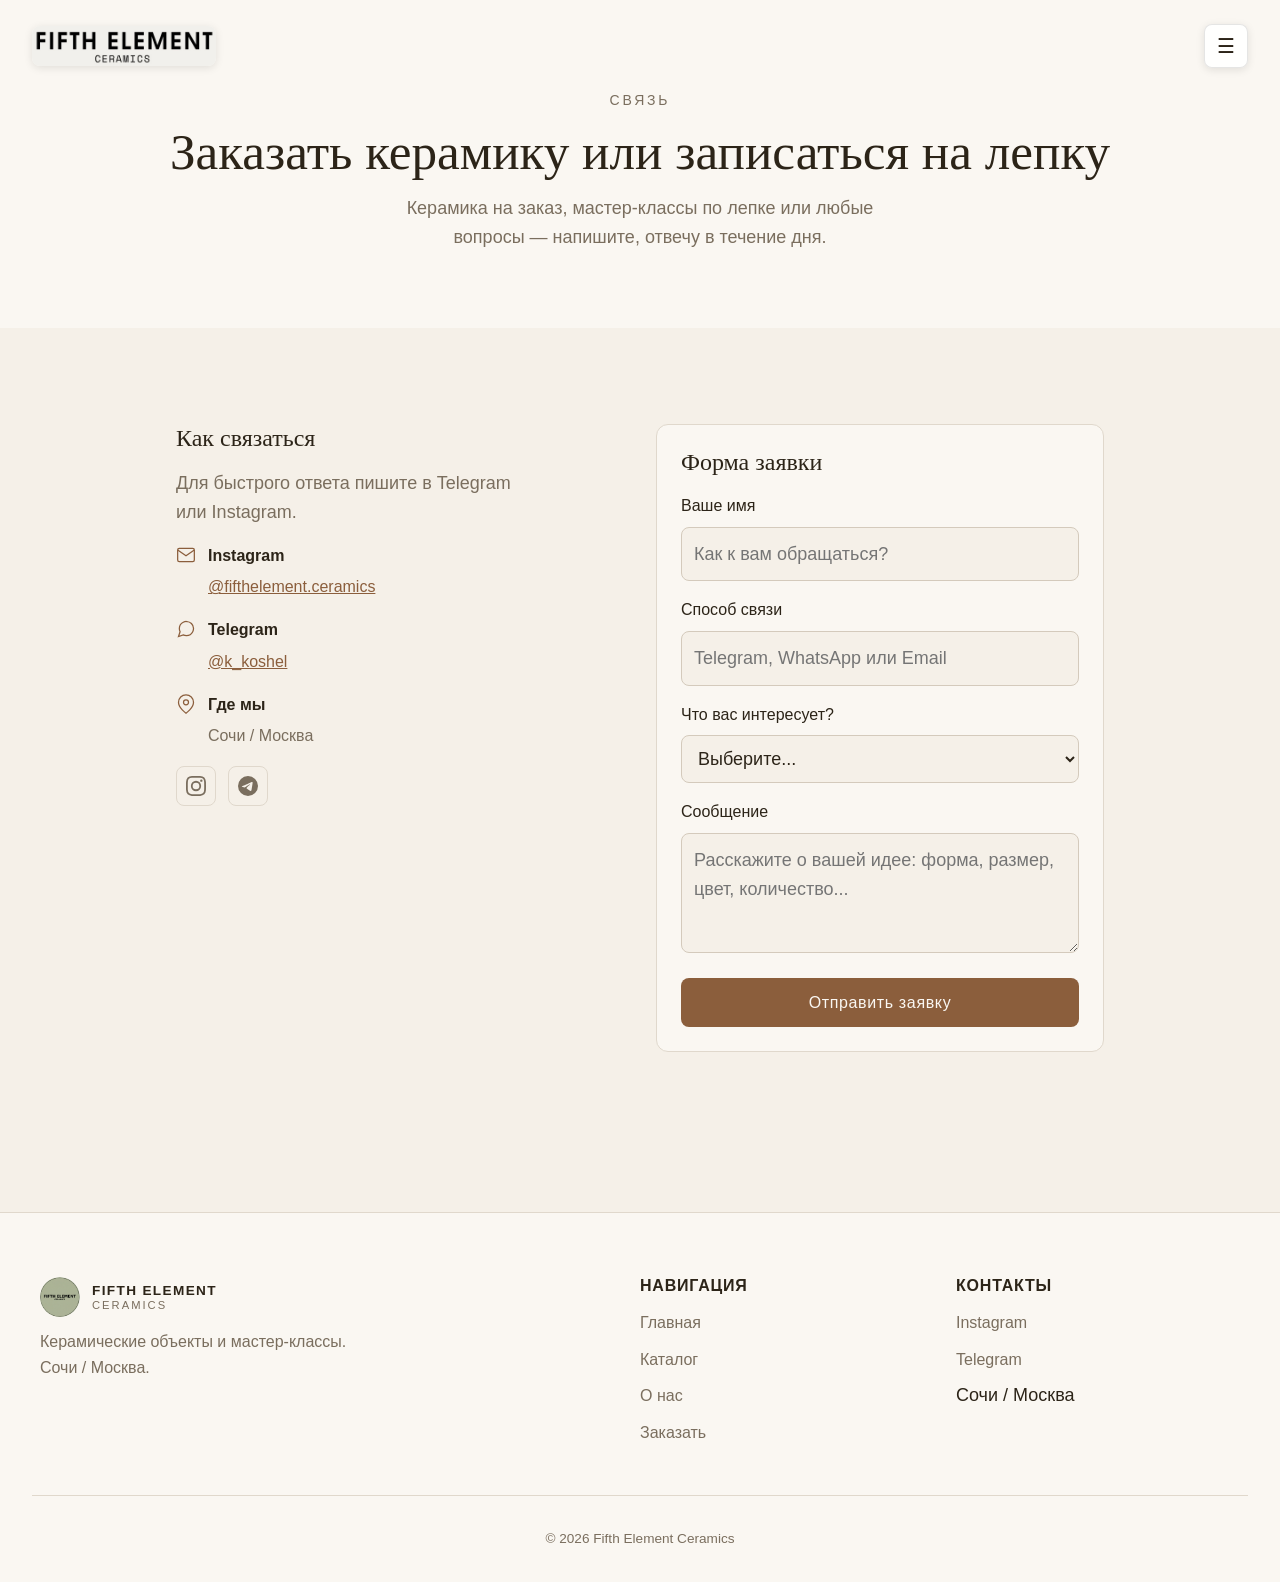
<file: contact.html>
<!DOCTYPE html>
<html lang="ru">
<head>
<!--
   ______                            __
  / ____/___  ____ ___  ____  __  __/ /____  _____
 / /   / __ \/ __ `__ \/ __ \/ / / / __/ _ \/ ___/
/ /___/ /_/ / / / / / / /_/ / /_/ / /_/  __/ /
\____/\____/_/ /_/ /_/ .___/\__,_/\__/\___/_/
                    /_/
        Created with Perplexity Computer
        https://www.perplexity.ai/computer
-->
<meta name="generator" content="Perplexity Computer">
<meta name="author" content="Perplexity Computer">
<meta property="og:see_also" content="https://www.perplexity.ai/computer">
<link rel="author" href="https://www.perplexity.ai/computer">

<meta charset="UTF-8">
<meta name="viewport" content="width=device-width, initial-scale=1.0">
<title>Заказать керамику или записаться на лепку в Сочи — Fifth Element Ceramics</title>
<meta name="description" content="Закажите авторскую керамику или запишитесь на индивидуальное занятие по лепке из глины в Сочи. Связь с Fifth Element Ceramics в Telegram и Instagram.">
<meta name="robots" content="index, follow">
<link rel="canonical" href="https://5elementceramics.ru/contact.html">

<link rel="preconnect" href="https://api.fontshare.com" crossorigin>
<link rel="preconnect" href="https://cdn.fontshare.com" crossorigin>
<link href="https://api.fontshare.com/v2/css?f[]=zodiak@400,500,700&f[]=satoshi@300,400,500,700&display=swap" rel="stylesheet">
<link rel="stylesheet" href="./base.css">
<link rel="stylesheet" href="./style.css">
</head>
<body>
  <!-- HEADER -->
  <header class="site-header" id="site-header">
    <a href="./index.html" class="site-logo" aria-label="Fifth Element Ceramics — на главную">
      <img src="./assets/logo-fifth-element.png" alt="Fifth Element Ceramics" class="site-logo__img" width="828" height="180" decoding="async">
    </a>
    <button type="button" class="menu-toggle" aria-label="Открыть меню" aria-controls="fullscreen-menu" aria-expanded="false">☰</button>
  </header>

  <nav class="fullscreen-menu" id="fullscreen-menu" aria-label="Основное меню" aria-hidden="true" inert>
    <button type="button" class="menu-close" aria-label="Закрыть меню">
      <span aria-hidden="true">✕</span>
    </button>
    <a href="./index.html">Главная</a>
    <a href="./catalog.html">Каталог</a>
    <a href="./about.html">О нас</a>
    <a href="./contact.html" class="active">Заказать</a>
  </nav>

  <main>
    <section class="page-hero">
      <div class="container">
        <p class="section-tag">Связь</p>
        <h1>Заказать керамику или записаться на лепку</h1>
        <p>Керамика на заказ, мастер-классы по лепке или любые вопросы — напишите, отвечу в течение дня.</p>
      </div>
    </section>

    <section class="section">
      <div class="container container--narrow">
        <div class="contact-grid">
          <div class="contact-info fade-in-up">
            <h2>Как связаться</h2>
            <p>Для быстрого ответа пишите в Telegram или Instagram.</p>

            <div class="contact-item">
              <svg viewBox="0 0 24 24" fill="none" stroke="currentColor" stroke-width="1.5">
                <path d="M4 4h16c1.1 0 2 .9 2 2v12c0 1.1-.9 2-2 2H4c-1.1 0-2-.9-2-2V6c0-1.1.9-2 2-2z"/><polyline points="22,6 12,13 2,6"/>
              </svg>
              <div>
                <strong>Instagram</strong>
                <span><a href="https://www.instagram.com/fifthelement.ceramics" target="_blank" rel="noopener noreferrer" style="color: var(--color-primary);">@fifthelement.ceramics</a></span>
              </div>
            </div>

            <div class="contact-item">
              <svg viewBox="0 0 24 24" fill="none" stroke="currentColor" stroke-width="1.5">
                <path d="M21 11.5a8.38 8.38 0 0 1-.9 3.8 8.5 8.5 0 0 1-7.6 4.7 8.38 8.38 0 0 1-3.8-.9L3 21l1.9-5.7a8.38 8.38 0 0 1-.9-3.8 8.5 8.5 0 0 1 4.7-7.6 8.38 8.38 0 0 1 3.8-.9h.5a8.48 8.48 0 0 1 8 8v.5z"/>
              </svg>
              <div>
                <strong>Telegram</strong>
                <span><a href="https://t.me/k_koshel" target="_blank" rel="noopener noreferrer" style="color: var(--color-primary);">@k_koshel</a></span>
              </div>
            </div>

            <div class="contact-item">
              <svg viewBox="0 0 24 24" fill="none" stroke="currentColor" stroke-width="1.5">
                <path d="M21 10c0 7-9 13-9 13s-9-6-9-13a9 9 0 0 1 18 0z"/><circle cx="12" cy="10" r="3"/>
              </svg>
              <div>
                <strong>Где мы</strong>
                <span>Сочи / Москва</span>
              </div>
            </div>

            <div class="social-links">
              <a href="https://www.instagram.com/fifthelement.ceramics" target="_blank" rel="noopener noreferrer" aria-label="Instagram">
                <svg width="20" height="20" viewBox="0 0 24 24" fill="currentColor"><path d="M12 2.163c3.204 0 3.584.012 4.85.07 3.252.148 4.771 1.691 4.919 4.919.058 1.265.069 1.645.069 4.849 0 3.205-.012 3.584-.069 4.849-.149 3.225-1.664 4.771-4.919 4.919-1.266.058-1.644.07-4.85.07-3.204 0-3.584-.012-4.849-.07-3.26-.149-4.771-1.699-4.919-4.92-.058-1.265-.07-1.644-.07-4.849 0-3.204.013-3.583.07-4.849.149-3.227 1.664-4.771 4.919-4.919 1.266-.057 1.645-.069 4.849-.069zM12 0C8.741 0 8.333.014 7.053.072 2.695.272.273 2.69.073 7.052.014 8.333 0 8.741 0 12c0 3.259.014 3.668.072 4.948.2 4.358 2.618 6.78 6.98 6.98C8.333 23.986 8.741 24 12 24c3.259 0 3.668-.014 4.948-.072 4.354-.2 6.782-2.618 6.979-6.98.059-1.28.073-1.689.073-4.948 0-3.259-.014-3.667-.072-4.947-.196-4.354-2.617-6.78-6.979-6.98C15.668.014 15.259 0 12 0zm0 5.838a6.162 6.162 0 100 12.324 6.162 6.162 0 000-12.324zM12 16a4 4 0 110-8 4 4 0 010 8zm6.406-11.845a1.44 1.44 0 100 2.881 1.44 1.44 0 000-2.881z"/></svg>
              </a>
              <a href="https://t.me/fifthelementceramics" target="_blank" rel="noopener noreferrer" aria-label="Telegram">
                <svg width="20" height="20" viewBox="0 0 24 24" fill="currentColor"><path d="M11.944 0A12 12 0 0 0 0 12a12 12 0 0 0 12 12 12 12 0 0 0 12-12A12 12 0 0 0 12 0a12 12 0 0 0-.056 0zm4.962 7.224c.1-.002.321.023.465.14a.506.506 0 0 1 .171.325c.016.093.036.306.02.472-.18 1.898-.962 6.502-1.36 8.627-.168.9-.499 1.201-.82 1.23-.696.065-1.225-.46-1.9-.902-1.056-.693-1.653-1.124-2.678-1.8-1.185-.78-.417-1.21.258-1.91.177-.184 3.247-2.977 3.307-3.23.007-.032.014-.15-.056-.212s-.174-.041-.249-.024c-.106.024-1.793 1.14-5.061 3.345-.479.33-.913.49-1.302.48-.428-.008-1.252-.241-1.865-.44-.752-.245-1.349-.374-1.297-.789.027-.216.325-.437.893-.663 3.498-1.524 5.83-2.529 6.998-3.014 3.332-1.386 4.025-1.627 4.476-1.635z"/></svg>
              </a>
            </div>
          </div>

          <div class="contact-form fade-in-up delay-2">
            <h2 style="font-family: var(--font-display); font-size: var(--text-lg); font-weight: 500; margin-bottom: var(--space-4);">Форма заявки</h2>
            <form id="contact-form" onsubmit="event.preventDefault(); document.getElementById('form-success').style.display='block'; this.style.display='none';">
              <div class="form-group">
                <label for="name">Ваше имя</label>
                <input type="text" id="name" name="name" required placeholder="Как к вам обращаться?">
              </div>
              <div class="form-group">
                <label for="contact-method">Способ связи</label>
                <input type="text" id="contact-method" name="contact" required placeholder="Telegram, WhatsApp или Email">
              </div>
              <div class="form-group">
                <label for="interest">Что вас интересует?</label>
                <select id="interest" name="interest">
                  <option value="">Выберите...</option>
                  <option value="buy">Купить готовое изделие</option>
                  <option value="custom">Заказ по индивидуальному проекту</option>
                  <option value="masterclass">Мастер-класс по лепке</option>
                  <option value="other">Другое</option>
                </select>
              </div>
              <div class="form-group">
                <label for="message">Сообщение</label>
                <textarea id="message" name="message" placeholder="Расскажите о вашей идее: форма, размер, цвет, количество..."></textarea>
              </div>
              <button type="submit" class="btn btn--primary" style="width: 100%; justify-content: center;">Отправить заявку</button>
            </form>
            <div id="form-success" style="display: none; text-align: center; padding: var(--space-8);">
              <svg width="48" height="48" viewBox="0 0 24 24" fill="none" stroke="var(--color-accent)" stroke-width="1.5" style="margin: 0 auto var(--space-4);">
                <circle cx="12" cy="12" r="10"/><path d="M9 12l2 2 4-4"/>
              </svg>
              <h3 style="font-family: var(--font-display); font-size: var(--text-lg); margin-bottom: var(--space-2);">Заявка отправлена</h3>
              <p style="color: var(--color-text-muted);">Мы свяжемся с вами в течение дня. Спасибо за интерес к Fifth Element Ceramics.</p>
            </div>
          </div>
        </div>
      </div>
    </section>
  </main>

  <footer class="site-footer">
    <div class="footer-grid footer-grid--site">
      <div class="footer-brand">
        <a href="./index.html" class="site-logo" aria-label="Fifth Element Ceramics — Главная">
          <img src="./assets/logo.jpeg" alt="" class="logo-img" width="40" height="40" decoding="async">
          <div class="logo-text">Fifth Element<span>Ceramics</span></div>
        </a>
        <p>Керамические объекты и мастер-классы. Сочи / Москва.</p>
      </div>
      <div class="footer-links">
        <h4>Навигация</h4>
        <ul><li><a href="./index.html">Главная</a></li><li><a href="./catalog.html">Каталог</a></li><li><a href="./about.html">О нас</a></li><li><a href="./contact.html">Заказать</a></li></ul>
      </div>
      <div class="footer-links">
        <h4>Контакты</h4>
        <ul><li><a href="https://www.instagram.com/fifthelement.ceramics" target="_blank" rel="noopener noreferrer">Instagram</a></li><li><a href="https://t.me/k_koshel" target="_blank" rel="noopener noreferrer">Telegram</a></li><li>Сочи / Москва</li></ul>
      </div>
    </div>
    <div class="footer-copyright">&copy; 2026 Fifth Element Ceramics</div>
  </footer>

  <script src="./js/site-header.js"></script>
  <script src="./js/site-animations.js"></script>
</body>
</html>
</file>
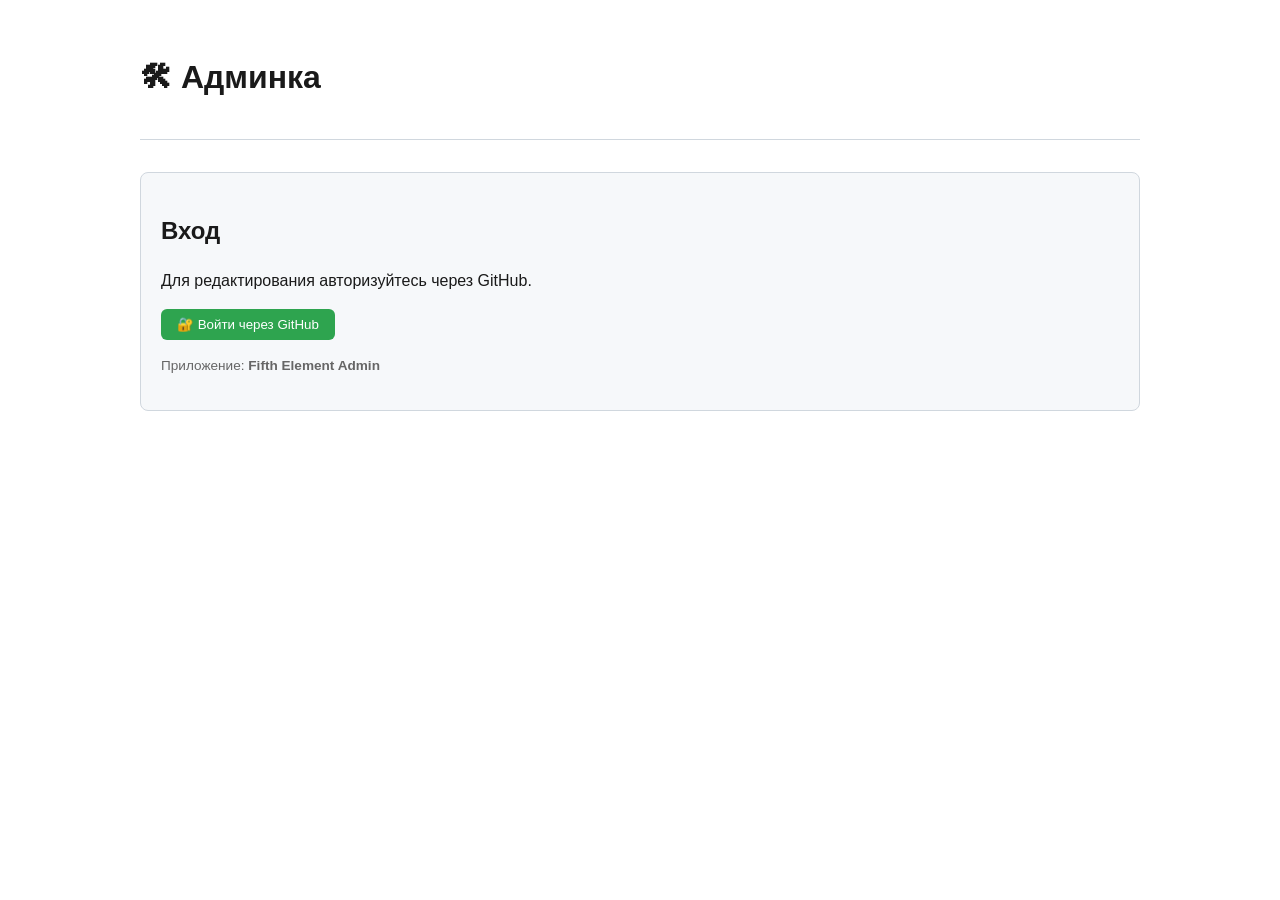
<file: cms/simple-admin.html>
<!DOCTYPE html>
<html lang="ru">
<head>
  <meta charset="UTF-8">
  <meta name="viewport" content="width=device-width, initial-scale=1.0">
  <title>Админка — Fifth Element Ceramics</title>
  <style>
    :root { --bg: #fff; --text: #1a1a1a; --card: #f6f8fa; --border: #d0d7de; --primary: #2ea44f; --danger: #cf222e; --link: #0969da; }
    @media (prefers-color-scheme: dark) { :root { --bg: #0d1117; --text: #e6edf3; --card: #161b22; --border: #30363d; --primary: #238636; --danger: #f85149; --link: #58a6ff; } }
    body { font-family: -apple-system, BlinkMacSystemFont, 'Segoe UI', sans-serif; background: var(--bg); color: var(--text); margin: 0; padding: 2rem; line-height: 1.5; }
    .container { max-width: 1000px; margin: 0 auto; }
    .card { background: var(--card); border: 1px solid var(--border); border-radius: 8px; padding: 1.25rem; margin-bottom: 1rem; }
    .header { display: flex; justify-content: space-between; align-items: center; margin-bottom: 2rem; padding-bottom: 1rem; border-bottom: 1px solid var(--border); }
    input, select { width: 100%; padding: 0.5rem; margin: 0.25rem 0 0.5rem; background: var(--bg); color: var(--text); border: 1px solid var(--border); border-radius: 6px; box-sizing: border-box; }
    button { background: var(--primary); color: #fff; border: none; padding: 0.5rem 1rem; border-radius: 6px; cursor: pointer; font-weight: 500; }
    button:hover { opacity: 0.9; }
    button.danger { background: var(--danger); }
    button.secondary { background: var(--link); }
    button:disabled { opacity: 0.5; cursor: not-allowed; }
    .hidden { display: none !important; }
    .error { background: #ffebe9; color: var(--danger); padding: 1rem; border-radius: 6px; margin: 1rem 0; border: 1px solid #ffcecb; }
    .success { background: #dafbe1; color: #1a7f37; padding: 1rem; border-radius: 6px; margin: 1rem 0; border: 1px solid #4ac26b; }
    .tabs { display: flex; gap: 0.5rem; margin-bottom: 1.5rem; border-bottom: 1px solid var(--border); padding-bottom: 0.5rem; }
    .tab { padding: 0.5rem 1rem; border: none; background: transparent; color: var(--text); cursor: pointer; border-radius: 6px 6px 0 0; font-weight: 500; }
    .tab:hover { background: var(--card); }
    .tab.active { background: var(--link); color: #fff; }
    .tab-content { display: none; }
    .tab-content.active { display: block; }
    .product-grid { display: grid; gap: 1rem; }
    @media (min-width: 768px) { .product-grid { grid-template-columns: 1fr 1fr; } }
    .product-header { display: flex; justify-content: space-between; align-items: start; margin-bottom: 0.5rem; gap: 1rem; }
    .product-title { font-weight: 600; font-size: 1.1rem; margin: 0; }
    .product-info { color: #666; font-size: 0.9rem; margin: 0.25rem 0; }
    .actions { display: flex; gap: 0.5rem; margin-top: 1rem; }
    .featured-item { display: flex; align-items: center; gap: 1rem; padding: 0.75rem; border: 1px solid var(--border); border-radius: 6px; margin-bottom: 0.5rem; }
    .featured-item img { width: 50px; height: 50px; object-fit: cover; border-radius: 4px; background: #eee; }
    .contact-grid { display: grid; gap: 1rem; }
    @media (min-width: 600px) { .contact-grid { grid-template-columns: 1fr 1fr; } }
    a { color: var(--link); text-decoration: none; }
    .loading { text-align: center; padding: 2rem; color: #666; }
    .small { font-size: 0.85rem; color: #666; }
    .img-preview { width: 60px; height: 60px; object-fit: cover; border-radius: 4px; background: #eee; border: 1px solid var(--border); }
    .img-controls { display: flex; gap: 0.5rem; align-items: center; margin: 0.5rem 0; }
    .img-controls input[type="text"] { flex: 1; margin: 0; font-size: 0.85rem; }
    .upload-btn { padding: 0.35rem 0.6rem; font-size: 0.85rem; white-space: nowrap; }
    .upload-status { font-size: 0.8rem; margin-top: 0.25rem; min-height: 1.2rem; }
    .media-upload-hint { margin: 0.25rem 0 0.5rem; color: #666; font-size: 0.8rem; line-height: 1.4; }
    
    /* Modal */
    .modal { position: fixed; top: 0; left: 0; width: 100%; height: 100%; background: rgba(0,0,0,0.5); display: flex; align-items: center; justify-content: center; z-index: 1000; }
    .modal-content { background: var(--card); padding: 1.5rem; border-radius: 8px; max-width: 500px; width: 90%; max-height: 90vh; overflow-y: auto; border: 1px solid var(--border); }
    .modal-content h3 { margin-top: 0; }
    .modal-content label { font-size: 0.85rem; color: #666; margin-top: 0.5rem; display: block; }
    .modal-content input, .modal-content select { margin-bottom: 0.5rem; }
  </style>
</head>
<body>
  <div class="container">
    <div class="header">
      <h1>🛠 Админка</h1>
      <div id="user-block" class="hidden">
        <span id="user-name" style="margin-right: 0.75rem;"></span>
        <button onclick="logout()" class="danger">Выйти</button>
      </div>
    </div>

    <div id="login-block" class="card">
      <h2>Вход</h2>
      <p>Для редактирования авторизуйтесь через GitHub.</p>
      <button onclick="login()">🔐 Войти через GitHub</button>
      <p class="small" style="margin-top:1rem">Приложение: <strong>Fifth Element Admin</strong></p>
    </div>

    <div id="error-block" class="error hidden"></div>
    <div id="success-block" class="success hidden">✅ Сохранено! <a href="https://5elementceramics.ru/" target="_blank">Посмотреть сайт</a></div>

    <div id="app-block" class="hidden">
      <div class="tabs">
        <button class="tab active" data-tab="products">📦 Товары</button>
        <button class="tab" data-tab="featured">⭐ Избранное</button>
        <button class="tab" data-tab="contacts">📞 Контакты</button>
      </div>

      <div id="tab-products" class="tab-content active">
        <p class="small media-upload-hint">MOV будет сконвертирован в MP4 на стороне GitHub. Для лучшего качества загружайте сразу MP4/WebM.</p>
        <div style="display:flex;justify-content:space-between;align-items:center;margin-bottom:1rem">
          <h2>Все товары (<span id="count">0</span>)</h2>
          <div style="display:flex;gap:0.5rem">
            <button class="secondary" onclick="openAddModal()">➕ Добавить</button>
            <button onclick="loadProducts()">🔄 Обновить</button>
          </div>
        </div>
        <div id="products-list" class="product-grid"></div>
      </div>

      <div id="tab-featured" class="tab-content">
        <h2>Избранные товары на главной</h2>
        <p class="small">Выберите товары, которые будут показаны на главной странице.</p>
        <div id="featured-list" style="margin-top:1rem"></div>
        <button onclick="saveFeatured()" style="margin-top:1rem">💾 Сохранить избранное</button>
      </div>

      <div id="tab-contacts" class="tab-content">
        <h2>Контакты</h2>
        <p class="small">Эти данные отображаются в футере сайта.</p>
        <div class="card" style="margin-top:1rem">
          <div class="contact-grid">
            <div><label>📍 Город</label><input type="text" id="contact-city"></div>
            <div><label>📞 Телефон</label><input type="text" id="contact-phone"></div>
            <div><label>✉️ Email</label><input type="email" id="contact-email"></div>
            <div><label>📷 Instagram</label><input type="url" id="contact-instagram"></div>
            <div><label>✈️ Telegram</label><input type="url" id="contact-telegram"></div>
          </div>
          <button onclick="saveContacts()" style="margin-top:1rem">💾 Сохранить контакты</button>
        </div>
      </div>
    </div>
  </div>

  <!-- Модальное окно добавления товара -->
  <div id="add-modal" class="modal hidden">
    <div class="modal-content">
      <h3>➕ Добавить новый товар</h3>
      <form id="add-form" onsubmit="handleAddProduct(event)">
        <label>Название *</label><input type="text" id="new-title" required placeholder="Ваза «Терра»">
        <label>Описание *</label><input type="text" id="new-info" required placeholder="Каменная масса G&S 254...">
        <label>Цена (₽) *</label><input type="number" id="new-price" required min="0" placeholder="8500">
        <label>Размер</label><input type="text" id="new-height" placeholder="В. 28 см">
        <label>Категория</label>
        <select id="new-category">
          <option value="vases">Вазы</option>
          <option value="pots">Посуда</option>
          <option value="decor">Декор</option>
        </select>
        <label>Статус</label>
        <select id="new-status">
          <option value="В наличии">В наличии</option>
          <option value="Продано">Продано</option>
          <option value="Под заказ">Под заказ</option>
        </select>
        <label>Медиа (фото / видео)</label>
        <p class="small media-upload-hint">MOV будет сконвертирован в MP4 на стороне GitHub. Для лучшего качества загружайте сразу MP4/WebM.</p>
        <div class="img-controls">
          <input type="file" id="new-file" accept="image/jpeg,image/png,image/webp,image/gif,video/mp4,video/webm,video/quicktime,.mov" multiple style="display:none">
          <button type="button" onclick="document.getElementById('new-file').click()" class="secondary upload-btn">📷 Выбрать файлы</button>
        </div>
        <div id="new-media-preview" style="margin:0.5rem 0"></div>
        <div id="new-upload-status" class="upload-status"></div>
        <div style="display:flex; gap:0.5rem; margin-top:1rem">
          <button type="submit">✅ Добавить</button>
          <button type="button" class="danger" onclick="closeAddModal()">Отмена</button>
        </div>
      </form>
    </div>
  </div>

  <script>
    const CONFIG = {
      clientId: 'Ov23liPIQAvQTIDuqmdL',
      repo: 'kgutiev/fifth-element-ceramics',
      branch: 'main',
      productsPath: 'data/products.json',
      homepagePath: 'data/homepage.json',
      uploadDir: 'assets/uploads',
      maxImageSize: 5 * 1024 * 1024,
      maxVideoSize: 15 * 1024 * 1024,
      allowedImageTypes: ['image/jpeg', 'image/png', 'image/webp', 'image/gif'],
      allowedVideoTypes: ['video/mp4', 'video/webm', 'video/quicktime']
    };

    function isVideoFile(file) {
      return CONFIG.allowedVideoTypes.includes(file.type) || /\.mov$/i.test(file.name);
    }

    function buildUploadFileName(originalName) {
      let name = originalName.replace(/[^a-zA-Z0-9._-]/g, '_');
      if (/\.mov$/i.test(name)) name = name.replace(/\.mov$/i, '.mp4');
      return `${Date.now()}_${name}`;
    }

    async function githubFetch(url, options = {}, retries = 3) {
      for (let attempt = 0; attempt < retries; attempt++) {
        const res = await fetch(url, options);
        if (res.status === 403 && res.headers.get('X-RateLimit-Remaining') === '0' && attempt < retries - 1) {
          const reset = parseInt(res.headers.get('X-RateLimit-Reset') || '0', 10);
          const wait = reset ? Math.max(reset * 1000 - Date.now(), 1000) : 30000;
          await new Promise(r => setTimeout(r, Math.min(wait, 60000)));
          continue;
        }
        if (res.status >= 500 && attempt < retries - 1) {
          await new Promise(r => setTimeout(r, 1000 * (attempt + 1)));
          continue;
        }
        return res;
      }
      return fetch(url, options);
    }

    function parseGitHubError(res, body) {
      if (res.status === 404) return 'Файл не найден (404)';
      if (res.status === 403) return 'Доступ запрещён — проверьте токен и права repo (403)';
      if (res.status === 409) return 'Конфликт версий: файл изменился. Повторяем сохранение… (409)';
      if (res.status === 422) return body?.message || 'Некорректные данные (422)';
      return body?.message || `HTTP ${res.status}`;
    }

    // --- Блокировка параллельных сохранений ---
    let saveQueue = Promise.resolve();

    function withSaveLock(fn) {
      const run = saveQueue.then(() => fn());
      saveQueue = run.catch(() => {});
      return run;
    }

    function getToken() {
      return localStorage.getItem('gh_token');
    }

    function authHeaders(token) {
      return { 'Authorization': `token ${token}`, 'Accept': 'application/vnd.github.v3+json' };
    }

    async function fetchJsonFile(path, token) {
      const res = await githubFetch(
        `https://api.github.com/repos/${CONFIG.repo}/contents/${path}?ref=${CONFIG.branch}`,
        { headers: authHeaders(token) }
      );
      const body = await res.json().catch(() => ({}));
      if (!res.ok) throw new Error(parseGitHubError(res, body));
      const json = JSON.parse(decodeUTF8Base64(body.content));
      console.log('[admin] GET', path, { sha: body.sha, keys: Object.keys(json) });
      return { json, sha: body.sha };
    }

    async function putJsonFile(path, token, json, sha, message) {
      const payload = {
        message,
        content: encodeUTF8Base64(JSON.stringify(json, null, 2)),
        branch: CONFIG.branch
      };
      if (sha) payload.sha = sha;
      console.log('[admin] PUT', path, { sha, message, preview: json });
      const res = await githubFetch(
        `https://api.github.com/repos/${CONFIG.repo}/contents/${path}`,
        { method: 'PUT', headers: authHeaders(token), body: JSON.stringify(payload) }
      );
      const body = await res.json().catch(() => ({}));
      console.log('[admin] PUT response', path, res.status, body);
      return { ok: res.ok, status: res.status, body, sha: body.content?.sha };
    }

    async function putJsonFileWithRetry(path, token, buildJson, message, maxAttempts = 4) {
      for (let attempt = 1; attempt <= maxAttempts; attempt++) {
        const { json, sha } = await fetchJsonFile(path, token);
        const nextJson = buildJson(json);
        const result = await putJsonFile(path, token, nextJson, sha, message);
        if (result.ok) return result;
        if (result.status === 409 && attempt < maxAttempts) {
          console.warn('[admin] SHA conflict, retry', attempt, path);
          await new Promise(r => setTimeout(r, 400 * attempt));
          continue;
        }
        throw new Error(parseGitHubError({ status: result.status }, result.body));
      }
      throw new Error('Не удалось сохранить после нескольких попыток');
    }

    function findProductIndex(products, product) {
      if (!Array.isArray(products) || !product) return -1;
      if (product.id) {
        const byId = products.findIndex(p => p.id === product.id);
        if (byId >= 0) return byId;
      }
      return products.findIndex(p => p.title === product.title);
    }

    function cloneProduct(product) {
      const media = normalizeMedia(product).map(m => ({ ...m }));
      return {
        ...product,
        media,
        image: getFirstImageSrc(media) || product.image || ''
      };
    }

    function snapshotForFeatured(product) {
      const cloned = cloneProduct(product);
      return {
        id: cloned.id,
        title: cloned.title,
        info: cloned.info,
        price: cloned.price,
        height: cloned.height,
        image: cloned.image,
        category: cloned.category,
        status: cloned.status,
        media: cloned.media
      };
    }

    function validateProductInput({ title, info, price }) {
      if (!title || title.length < 2) return 'Укажите название (минимум 2 символа)';
      if (!info) return 'Укажите описание';
      if (typeof price !== 'number' || isNaN(price) || price < 0) return 'Укажите корректную цену';
      return null;
    }

    async function createJsonFile(path, token, json, message) {
      const result = await putJsonFile(path, token, json, null, message);
      if (!result.ok) throw new Error(parseGitHubError({ status: result.status }, result.body));
      return result;
    }

    function setSavingState(active) {
      document.querySelectorAll('[data-action="save"], [data-action="delete"], #add-form button[type="submit"], button[onclick="saveFeatured()"], button[onclick="saveContacts()"]').forEach(btn => {
        btn.disabled = active;
      });
    }

    function normalizeMedia(product) {
      if (Array.isArray(product.media) && product.media.length) return [...product.media];
      if (product.image) return [{ type: 'image', src: product.image }];
      return [];
    }

    function getFirstImageSrc(media) {
      const img = media.find(m => m.type === 'image') || media[0];
      return img ? img.src : '';
    }

    function isAllowedFile(file) {
      const isImage = CONFIG.allowedImageTypes.includes(file.type);
      const isVideo = isVideoFile(file);
      if (!isImage && !isVideo) {
        return 'Неподдерживаемый формат: ' + (file.type || file.name);
      }
      const max = isVideo ? CONFIG.maxVideoSize : CONFIG.maxImageSize;
      if (file.size > max) return `Файл слишком большой (макс. ${Math.round(max / 1024 / 1024)} МБ)`;
      return null;
    }

    function login() {
      const redirect = encodeURIComponent(window.location.href.split('?')[0]);
      window.location.href = `https://github.com/login/oauth/authorize?client_id=${CONFIG.clientId}&redirect_uri=${redirect}&scope=repo`;
    }
    function logout() { localStorage.removeItem('gh_token'); window.location.reload(); }

    async function handleAuth() {
      const url = new URL(window.location.href);
      const code = url.searchParams.get('code');
      if (code) {
        alert('⚠️ Создайте "Personal Access Token (classic)" в GitHub Settings → Developer settings с галочкой "repo" и вставьте его ниже.');
        const token = prompt('Вставьте ваш GitHub Personal Access Token (начинается с ghp_):');
        if (token && token.startsWith('ghp_')) {
          localStorage.setItem('gh_token', token);
          url.searchParams.delete('code');
          window.history.replaceState({}, '', url);
        }
      }
      const token = localStorage.getItem('gh_token');
      if (token) {
        try {
          const res = await githubFetch('https://api.github.com/user', { headers: { 'Authorization': `token ${token}`, 'Accept': 'application/vnd.github.v3+json' } });
          if (res.ok) {
            const user = await res.json();
            document.getElementById('user-name').textContent = `@${user.login}`;
            document.getElementById('login-block').classList.add('hidden');
            document.getElementById('user-block').classList.remove('hidden');
            document.getElementById('app-block').classList.remove('hidden');
            setupTabs();
            await loadProducts(token);
            await loadHomepage(token);
          } else { showError('Неверный токен'); localStorage.removeItem('gh_token'); }
        } catch(e) { showError('Ошибка сети: ' + e.message); }
      }
    }

    function setupTabs() {
      document.querySelectorAll('.tab').forEach(tab => {
        tab.addEventListener('click', () => {
          document.querySelectorAll('.tab').forEach(t => t.classList.remove('active'));
          document.querySelectorAll('.tab-content').forEach(c => c.classList.remove('active'));
          tab.classList.add('active');
          document.getElementById(`tab-${tab.dataset.tab}`).classList.add('active');
        });
      });
    }

    function decodeUTF8Base64(b64) {
      const binary = window.atob(b64);
      const bytes = new Uint8Array(binary.length);
      for (let i = 0; i < binary.length; i++) bytes[i] = binary.charCodeAt(i);
      return new TextDecoder('utf-8').decode(bytes);
    }
    function encodeUTF8Base64(str) {
      const encoder = new TextEncoder();
      const encoded = encoder.encode(str);
      let binary = '';
      for (const byte of encoded) binary += String.fromCharCode(byte);
      return window.btoa(binary);
    }
    function toAbsoluteUrl(path) {
      if (!path) return '';
      return path.startsWith('http') ? path : `https://5elementceramics.ru/${path.replace(/^\.\//, '')}`;
    }
    function escapeHtml(str) { if (!str) return ''; const d = document.createElement('div'); d.textContent = str; return d.innerHTML; }
    function showError(msg) { const el = document.getElementById('error-block'); el.textContent = '⚠️ ' + msg; el.classList.remove('hidden'); setTimeout(() => el.classList.add('hidden'), 5000); }
    function showSuccess() { const el = document.getElementById('success-block'); el.classList.remove('hidden'); setTimeout(() => el.classList.add('hidden'), 3000); }

    // 📦 Загрузка товаров
    async function loadProducts(token) {
      if (!token) token = localStorage.getItem('gh_token');
      document.getElementById('products-list').innerHTML = '<p class="loading">Загрузка...</p>';
      try {
        const res = await githubFetch(`https://api.github.com/repos/${CONFIG.repo}/contents/${CONFIG.productsPath}?ref=${CONFIG.branch}`, {
          headers: { 'Authorization': `token ${token}`, 'Accept': 'application/vnd.github.v3+json' }
        });
        if (!res.ok) throw new Error(parseGitHubError(res, await res.json().catch(() => ({}))));
        const data = await res.json();
        const content = JSON.parse(decodeUTF8Base64(data.content));
        window.productsSha = data.sha;
        window.productsData = content;
        if (!Array.isArray(content.products)) content.products = [];
        renderProducts([...content.products]);
      } catch(e) { document.getElementById('products-list').innerHTML = `<p class="error">❌ ${escapeHtml(e.message)}</p>`; }
    }

    function renderMediaPreview(item) {
      const url = toAbsoluteUrl(item.src);
      if (item.type === 'video') {
        return `<video src="${escapeHtml(url)}" class="img-preview" muted playsinline preload="metadata"></video>`;
      }
      return `<img src="${escapeHtml(url)}" alt="" class="img-preview">`;
    }

    function renderProducts(products) {
      const list = document.getElementById('products-list');
      document.getElementById('count').textContent = products.length;
      if (!products.length) { list.innerHTML = '<p class="small">Товаров нет. Нажмите «➕ Добавить»</p>'; return; }
      list.innerHTML = products.map((p, i) => {
        const media = normalizeMedia(p);
        const mediaItems = media.map((m, mi) => `
          <div class="featured-item" style="padding:0.5rem;margin-bottom:0.25rem">
            ${renderMediaPreview(m)}
            <span class="small" style="flex:1;word-break:break-all">${escapeHtml(m.src)}</span>
            <button type="button" class="danger upload-btn" data-action="remove-media" data-index="${i}" data-media="${mi}">✕</button>
          </div>
        `).join('');
        return `
        <div class="card" data-product-index="${i}">
          <div class="product-header">
            <div>
              <h3 class="product-title">${escapeHtml(p.title)}</h3>
              <p class="product-info small">${escapeHtml(p.info || '')}</p>
            </div>
            ${media.length ? renderMediaPreview(media[0]) : ''}
          </div>
          <div id="media-list-${i}" style="margin:0.5rem 0">${mediaItems || '<p class="small">Медиа не добавлены</p>'}</div>
          <div class="img-controls">
            <input type="file" id="file-${i}" accept="image/jpeg,image/png,image/webp,image/gif,video/mp4,video/webm,video/quicktime,.mov" multiple style="display:none">
            <button type="button" class="secondary upload-btn" data-action="pick-media" data-index="${i}">📷 Добавить файлы</button>
          </div>
          <div id="upload-status-${i}" class="upload-status"></div>
          <div style="display:grid;grid-template-columns:1fr 1fr;gap:0.75rem">
            <div><label class="small">Цена (₽)</label><input type="number" id="price-${i}" value="${p.price}" min="0"></div>
            <div><label class="small">Статус</label><select id="status-${i}">${['В наличии','Продано','Под заказ'].map(s => `<option value="${s}"${p.status===s?' selected':''}>${s}</option>`).join('')}</select></div>
          </div>
          <div class="actions">
            <button type="button" data-action="save" data-index="${i}">💾 Сохранить</button>
            <button type="button" class="danger" data-action="delete" data-index="${i}">🗑 Удалить</button>
          </div>
        </div>`;
      }).join('');

      list.querySelectorAll('[data-action="pick-media"]').forEach(btn => {
        btn.addEventListener('click', () => document.getElementById('file-' + btn.dataset.index).click());
      });
      list.querySelectorAll('input[type="file"]').forEach(input => {
        input.addEventListener('change', () => handleMediaSelect(Number(input.id.replace('file-', '')), input));
      });
      list.querySelectorAll('[data-action="save"]').forEach(btn => {
        btn.addEventListener('click', () => saveProduct(Number(btn.dataset.index)));
      });
      list.querySelectorAll('[data-action="delete"]').forEach(btn => {
        btn.addEventListener('click', () => deleteProduct(Number(btn.dataset.index)));
      });
      list.querySelectorAll('[data-action="remove-media"]').forEach(btn => {
        btn.addEventListener('click', () => removeMediaItem(Number(btn.dataset.index), Number(btn.dataset.media)));
      });
    }

    function removeMediaItem(productIndex, mediaIndex) {
      const products = window.productsData?.products;
      if (!products || productIndex < 0 || productIndex >= products.length) return;
      const product = products[productIndex];
      const media = [...normalizeMedia(product)];
      if (mediaIndex < 0 || mediaIndex >= media.length) return;
      media.splice(mediaIndex, 1);
      product.media = media;
      product.image = getFirstImageSrc(media);
      renderProducts([...products]);
    }

    // 📤 Загрузка медиа (редактирование)
    async function uploadFileToGitHub(file, token) {
      const err = isAllowedFile(file);
      if (err) throw new Error(err);
      const base64 = await new Promise((resolve, reject) => {
        const reader = new FileReader();
        reader.onload = (e) => resolve(e.target.result.split(',')[1]);
        reader.onerror = () => reject(new Error('Ошибка чтения файла'));
        reader.readAsDataURL(file);
      });
      const fileName = buildUploadFileName(file.name);
      const path = `${CONFIG.uploadDir}/${fileName}`;
      const res = await githubFetch(`https://api.github.com/repos/${CONFIG.repo}/contents/${path}`, {
        method: 'PUT',
        headers: { 'Authorization': `token ${token}`, 'Accept': 'application/vnd.github.v3+json' },
        body: JSON.stringify({ message: `admin: upload ${fileName}`, content: base64, branch: CONFIG.branch })
      });
      if (!res.ok) {
        const body = await res.json().catch(() => ({}));
        throw new Error(parseGitHubError(res, body));
      }
      const type = isVideoFile(file) ? 'video' : 'image';
      return { type, src: `./assets/uploads/${fileName}` };
    }

    async function handleMediaSelect(index, input) {
      const files = [...input.files];
      if (!files.length) return;
      const products = window.productsData?.products;
      if (!products || index < 0 || index >= products.length) {
        showError('Товар не найден. Обновите страницу.');
        return;
      }
      const statusEl = document.getElementById(`upload-status-${index}`);
      statusEl.textContent = '⏳ Загрузка...';
      input.disabled = true;
      const token = getToken();
      const product = products[index];
      const media = [...normalizeMedia(product)];
      try {
        for (const file of files) {
          const item = await uploadFileToGitHub(file, token);
          media.push(item);
        }
        product.media = media;
        product.image = getFirstImageSrc(media);
        statusEl.textContent = '✅ Загружено: ' + files.length + ' (нажмите «Сохранить»)';
        statusEl.style.color = 'var(--primary)';
        renderProducts([...products]);
      } catch(err) {
        console.error('[admin] upload error', err);
        statusEl.textContent = '❌ ' + err.message;
      } finally {
        input.disabled = false;
        input.value = '';
      }
    }

    async function saveProduct(index) {
      const products = window.productsData?.products;
      if (!products || index < 0 || index >= products.length) {
        showError('Товар не найден. Обновите страницу.');
        return;
      }
      const uiProduct = products[index];
      const priceEl = document.getElementById(`price-${index}`);
      const statusEl = document.getElementById(`status-${index}`);
      if (!priceEl || !statusEl) {
        showError('Форма устарела. Нажмите «Обновить».');
        return;
      }
      const price = Number(priceEl.value);
      const status = statusEl.value;
      const media = [...normalizeMedia(uiProduct)];
      const validationError = validateProductInput({ title: uiProduct.title, info: uiProduct.info, price });
      if (validationError) { showError(validationError); return; }

      const token = getToken();
      setSavingState(true);
      try {
        await withSaveLock(async () => {
          await putJsonFileWithRetry(
            CONFIG.productsPath,
            token,
            (json) => {
              json.products = json.products || [];
              const idx = findProductIndex(json.products, uiProduct);
              if (idx < 0) throw new Error('Товар «' + uiProduct.title + '» не найден на сервере. Обновите страницу.');
              json.products[idx] = {
                ...json.products[idx],
                media,
                image: getFirstImageSrc(media),
                price,
                status
              };
              return json;
            },
            `admin: update ${uiProduct.title}`
          );
        });
        showSuccess();
        await loadProducts(token);
      } catch(e) {
        console.error('[admin] saveProduct error', e);
        showError(e.message);
      } finally {
        setSavingState(false);
      }
    }

    async function deleteProduct(index) {
      const products = window.productsData?.products;
      if (!products || index < 0 || index >= products.length) {
        showError('Товар не найден. Обновите страницу.');
        return;
      }
      const uiProduct = products[index];
      if (!confirm(`Удалить «${uiProduct.title}»?`)) return;
      const token = getToken();
      setSavingState(true);
      try {
        await withSaveLock(async () => {
          await putJsonFileWithRetry(
            CONFIG.productsPath,
            token,
            (json) => {
              json.products = json.products || [];
              const idx = findProductIndex(json.products, uiProduct);
              if (idx < 0) throw new Error('Товар уже удалён на сервере.');
              json.products = json.products.filter((_, i) => i !== idx);
              return json;
            },
            `admin: delete ${uiProduct.title}`
          );
          await putJsonFileWithRetry(
            CONFIG.homepagePath,
            token,
            (homepage) => {
              homepage.featured = (homepage.featured || []).filter(f => {
                if (uiProduct.id && f.id) return f.id !== uiProduct.id;
                return f.title !== uiProduct.title;
              });
              return homepage;
            },
            `admin: remove ${uiProduct.title} from featured`
          ).catch(err => {
            console.warn('[admin] featured cleanup skipped', err);
          });
        });
        showSuccess();
        await loadProducts(token);
        await loadHomepage(token);
      } catch(e) {
        console.error('[admin] deleteProduct error', e);
        showError(e.message);
      } finally {
        setSavingState(false);
      }
    }

    // ➕ Добавление нового товара
    let newMediaQueue = [];

    function openAddModal() { document.getElementById('add-modal').classList.remove('hidden'); }
    function closeAddModal() {
      document.getElementById('add-modal').classList.add('hidden');
      document.getElementById('add-form').reset();
      newMediaQueue = [];
      document.getElementById('new-media-preview').innerHTML = '';
      document.getElementById('new-upload-status').textContent = '';
    }

    document.getElementById('new-file').addEventListener('change', function() {
      const preview = document.getElementById('new-media-preview');
      const statusEl = document.getElementById('new-upload-status');
      for (const file of this.files) {
        const err = isAllowedFile(file);
        if (err) { statusEl.textContent = '❌ ' + err; continue; }
        const type = isVideoFile(file) ? 'video' : 'image';
        const fileName = buildUploadFileName(file.name);
        newMediaQueue.push({ file, type, fileName, pending: true });
        const url = URL.createObjectURL(file);
        preview.insertAdjacentHTML('beforeend', `
          <div class="featured-item" style="padding:0.5rem">
            ${type === 'video' ? `<video src="${url}" class="img-preview" muted playsinline></video>` : `<img src="${url}" class="img-preview" alt="">`}
            <span class="small" style="flex:1">${escapeHtml(file.name)}</span>
          </div>
        `);
      }
      statusEl.textContent = newMediaQueue.length ? `✅ ${newMediaQueue.length} файл(ов) готовы` : '';
      this.value = '';
    });

    async function handleAddProduct(e) {
      e.preventDefault();
      if (document.getElementById('add-form').dataset.saving === 'true') return;

      const token = getToken();
      const title = document.getElementById('new-title').value.trim();
      const info = document.getElementById('new-info').value.trim();
      const price = Number(document.getElementById('new-price').value);
      const height = document.getElementById('new-height').value.trim();
      const category = document.getElementById('new-category').value;
      const status = document.getElementById('new-status').value;
      const statusEl = document.getElementById('new-upload-status');
      const form = document.getElementById('add-form');

      const validationError = validateProductInput({ title, info, price });
      if (validationError) { showError(validationError); return; }

      form.dataset.saving = 'true';
      setSavingState(true);
      statusEl.textContent = '⏳ Загрузка медиа...';

      try {
        const media = [];
        for (const item of [...newMediaQueue]) {
          const uploaded = await uploadFileToGitHub(item.file, token);
          media.push(uploaded);
        }

        const newProduct = {
          id: 'p-' + Date.now(),
          title,
          info,
          price,
          height,
          category,
          status,
          media: [...media],
          image: getFirstImageSrc(media)
        };

        console.log('[admin] adding product', newProduct);

        statusEl.textContent = '⏳ Сохранение в каталог...';

        await withSaveLock(async () => {
          await putJsonFileWithRetry(
            CONFIG.productsPath,
            token,
            (json) => {
              json.products = [...(json.products || [])];
              const duplicate = json.products.some(p =>
                (newProduct.id && p.id === newProduct.id) || p.title === newProduct.title
              );
              if (duplicate) throw new Error('Товар с таким названием уже существует.');
              json.products.push(newProduct);
              return json;
            },
            `admin: add product ${title}`
          );
        });

        showSuccess();
        closeAddModal();
        await loadProducts(token);
        await loadHomepage(token);
      } catch(err) {
        console.error('[admin] handleAddProduct error', err);
        showError(err.message);
      } finally {
        form.dataset.saving = 'false';
        setSavingState(false);
        statusEl.textContent = '';
      }
    }

    // ⭐ & 📞 Загрузка homepage.json
    async function loadHomepage(token) {
      if (!token) token = localStorage.getItem('gh_token');
      try {
        const res = await githubFetch(`https://api.github.com/repos/${CONFIG.repo}/contents/${CONFIG.homepagePath}?ref=${CONFIG.branch}`, {
          headers: { 'Authorization': `token ${token}`, 'Accept': 'application/vnd.github.v3+json' }
        });
        if (res.status === 404) {
          window.homepageData = { featured: [], contacts: { city: 'Сочи / Москва', phone: '', email: '', instagram: 'https://www.instagram.com/fifthelement.ceramics', telegram: '' } };
          await createJsonFile(CONFIG.homepagePath, token, window.homepageData, 'init homepage.json');
          renderFeaturedList();
          renderContactsForm();
          return;
        }
        if (!res.ok) throw new Error(`HTTP ${res.status}`);
        const data = await res.json();
        window.homepageSha = data.sha;
        window.homepageData = JSON.parse(decodeUTF8Base64(data.content));
        renderFeaturedList();
        renderContactsForm();
      } catch(e) { console.error('Homepage load error:', e); showError('Не удалось загрузить homepage.json'); }
    }

    function renderFeaturedList() {
      const list = document.getElementById('featured-list');
      const featured = window.homepageData?.featured || [];
      const all = window.productsData?.products || [];
      if (!all.length) { list.innerHTML = '<p class="small">Сначала добавьте товары</p>'; return; }
      list.innerHTML = all.map((p, idx) => {
        const isFeatured = featured.some(f => (p.id && f.id && f.id === p.id) || f.title === p.title);
        const imgSrc = getFirstImageSrc(normalizeMedia(p)) || p.image;
        return `
          <div class="featured-item">
            <img src="${escapeHtml(toAbsoluteUrl(imgSrc))}" alt="">
            <div style="flex:1"><strong>${escapeHtml(p.title)}</strong><div class="small">${escapeHtml(p.info || '')}</div></div>
            <button type="button" class="${isFeatured ? 'danger' : 'secondary'}" data-action="toggle-featured" data-title="${escapeHtml(p.title)}" data-add="${!isFeatured}">
              ${isFeatured ? '✕ Убрать' : '+ Добавить'}
            </button>
          </div>
        `;
      }).join('');
      list.querySelectorAll('[data-action="toggle-featured"]').forEach(btn => {
        btn.addEventListener('click', () => toggleFeatured(btn.dataset.title, btn.dataset.add === 'true'));
      });
    }

    function toggleFeatured(title, add) {
      if (!window.homepageData) window.homepageData = { featured: [], contacts: {} };
      const featured = [...(window.homepageData.featured || [])];
      const catalog = window.productsData?.products || [];
      const product = catalog.find(x => x.title === title);

      if (add) {
        if (!product) {
          showError('Товар не найден в каталоге. Обновите страницу.');
          return;
        }
        const exists = featured.some(f => (product.id && f.id === product.id) || f.title === product.title);
        if (exists) {
          showError('Этот товар уже в избранном.');
          return;
        }
        featured.push(snapshotForFeatured(product));
      } else {
        const idx = featured.findIndex(f => f.title === title);
        if (idx < 0) return;
        featured.splice(idx, 1);
      }

      window.homepageData = { ...window.homepageData, featured };
      renderFeaturedList();
    }

    async function saveFeatured() {
      const token = getToken();
      const featuredSnapshot = (window.homepageData?.featured || []).map(snapshotForFeatured);
      setSavingState(true);
      try {
        await withSaveLock(async () => {
          await putJsonFileWithRetry(
            CONFIG.homepagePath,
            token,
            (homepage) => {
              homepage.featured = featuredSnapshot;
              return homepage;
            },
            'admin: update featured'
          );
        });
        showSuccess();
        await loadHomepage(token);
      } catch(e) {
        console.error('[admin] saveFeatured error', e);
        showError(e.message);
      } finally {
        setSavingState(false);
      }
    }
    function renderContactsForm() {
      const c = window.homepageData?.contacts || {};
      document.getElementById('contact-city').value = c.city || '';
      document.getElementById('contact-phone').value = c.phone || '';
      document.getElementById('contact-email').value = c.email || '';
      document.getElementById('contact-instagram').value = c.instagram || '';
      document.getElementById('contact-telegram').value = c.telegram || '';
    }
    async function saveContacts() {
      const token = getToken();
      const contacts = {
        city: document.getElementById('contact-city').value.trim(),
        phone: document.getElementById('contact-phone').value.trim(),
        email: document.getElementById('contact-email').value.trim(),
        instagram: document.getElementById('contact-instagram').value.trim(),
        telegram: document.getElementById('contact-telegram').value.trim()
      };
      setSavingState(true);
      try {
        await withSaveLock(async () => {
          await putJsonFileWithRetry(
            CONFIG.homepagePath,
            token,
            (homepage) => {
              homepage.contacts = contacts;
              return homepage;
            },
            'admin: update contacts'
          );
        });
        showSuccess();
        await loadHomepage(token);
      } catch(e) {
        console.error('[admin] saveContacts error', e);
        showError(e.message);
      } finally {
        setSavingState(false);
      }
    }

    document.addEventListener('DOMContentLoaded', handleAuth);
  </script>
</body>
</html>
</file>
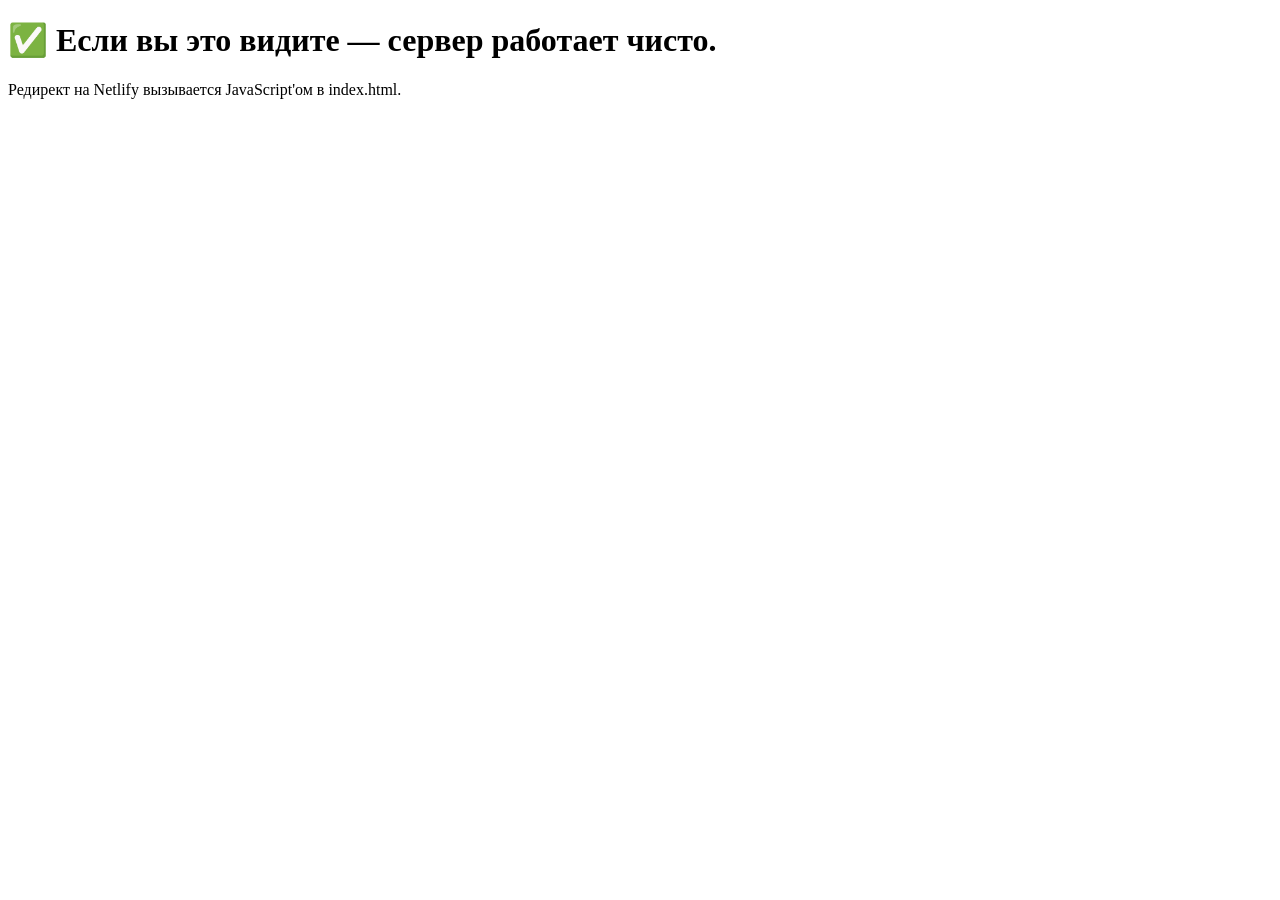
<file: cms/test.html>
<!DOCTYPE html>
<html lang="ru">
<head><meta charset="UTF-8"><title>Test</title></head>
<body>
  <h1>✅ Если вы это видите — сервер работает чисто.</h1>
  <p>Редирект на Netlify вызывается JavaScript'ом в index.html.</p>
</file>
<file: base.css>
*, *::before, *::after { box-sizing: border-box; margin: 0; padding: 0; }

html {
  -moz-text-size-adjust: none;
  -webkit-text-size-adjust: none;
  text-size-adjust: none;
  -webkit-font-smoothing: antialiased;
  -moz-osx-font-smoothing: grayscale;
  text-rendering: optimizeLegibility;
  scroll-behavior: smooth;
  hanging-punctuation: first last;
  scroll-padding-top: var(--space-16);
}

body {
  min-height: 100dvh;
  line-height: 1.6;
  font-family: var(--font-body, sans-serif);
  font-size: var(--text-base);
  color: var(--color-text);
  background-color: var(--color-bg);
}

img, picture, video, canvas, svg { display: block; max-width: 100%; height: auto; }
ul[role="list"], ol[role="list"] { list-style: none; }
input, button, textarea, select { font: inherit; color: inherit; }

h1, h2, h3, h4, h5, h6 { text-wrap: balance; line-height: 1.15; }
p, li, figcaption { text-wrap: pretty; max-width: 72ch; }

::selection {
  background: oklch(from var(--color-primary) l c h / 0.25);
  color: var(--color-text);
}

:focus-visible {
  outline: 2px solid var(--color-primary);
  outline-offset: 3px;
  border-radius: var(--radius-sm);
}

@media (prefers-reduced-motion: reduce) {
  *, *::before, *::after {
    animation-duration: 0.01ms !important;
    animation-iteration-count: 1 !important;
    transition-duration: 0.01ms !important;
    scroll-behavior: auto !important;
  }
}

button { cursor: pointer; background: none; border: none; }
table { border-collapse: collapse; width: 100%; }

a, button, [role="button"], [role="link"], input, textarea, select {
  transition: color var(--transition-interactive),
              background var(--transition-interactive),
              border-color var(--transition-interactive),
              box-shadow var(--transition-interactive);
}

.sr-only {
  position: absolute; width: 1px; height: 1px; padding: 0; margin: -1px;
  overflow: hidden; clip: rect(0, 0, 0, 0); white-space: nowrap; border-width: 0;
}
</file>
<file: style.css>
/* ===== DESIGN TOKENS ===== */
:root {
  /* Type Scale */
  --text-xs:   clamp(0.75rem,  0.7rem  + 0.25vw, 0.875rem);
  --text-sm:   clamp(0.875rem, 0.8rem  + 0.35vw, 1rem);
  --text-base: clamp(1rem,     0.95rem + 0.25vw, 1.125rem);
  --text-lg:   clamp(1.125rem, 1rem    + 0.75vw, 1.5rem);
  --text-xl:   clamp(1.5rem,   1.2rem  + 1.25vw, 2.25rem);
  --text-2xl:  clamp(2rem,     1.2rem  + 2.5vw,  3.5rem);
  --text-3xl:  clamp(2.5rem,   1rem    + 4vw,    5rem);
  --text-hero: clamp(3rem,     0.5rem  + 7vw,    8rem);

  /* Spacing (4px base) */
  --space-1:  0.25rem;
  --space-2:  0.5rem;
  --space-3:  0.75rem;
  --space-4:  1rem;
  --space-5:  1.25rem;
  --space-6:  1.5rem;
  --space-8:  2rem;
  --space-10: 2.5rem;
  --space-12: 3rem;
  --space-16: 4rem;
  --space-20: 5rem;
  --space-24: 6rem;
  --space-32: 8rem;

  /* Fonts */
  --font-display: 'Zodiak', 'Georgia', serif;
  --font-body: 'Satoshi', 'Helvetica Neue', sans-serif;

  /* Content Widths */
  --content-narrow: 640px;
  --content-default: 960px;
  --content-wide: 1200px;
  --content-full: 100%;

  /* Radius */
  --radius-sm: 0.375rem;
  --radius-md: 0.5rem;
  --radius-lg: 0.75rem;
  --radius-xl: 1rem;
  --radius-full: 9999px;

  /* Transitions */
  --transition-interactive: 180ms cubic-bezier(0.16, 1, 0.3, 1);
  --ease-out: cubic-bezier(0.16, 1, 0.3, 1);
  --ease-in: cubic-bezier(0.4, 0, 1, 1);
  --ease-in-out: cubic-bezier(0.4, 0, 0.2, 1);
}

/* ===== WARM CRAFT PALETTE (Light) ===== */
:root, [data-theme="light"] {
  --color-bg:             #F5F0E8;
  --color-surface:        #FAF7F2;
  --color-surface-2:      #FFFDF9;
  --color-surface-offset: #EDE7DC;
  --color-border:         #D4CABC;
  --color-divider:        #E0D8CC;

  --color-text:           #2C2418;
  --color-text-muted:     #7A6E5E;
  --color-text-faint:     #B0A594;
  --color-text-inverse:   #FAF7F2;

  --color-primary:        #8B5E3C;
  --color-primary-hover:  #6F4A2E;
  --color-primary-active: #553823;
  --color-primary-highlight: #E8D9C8;

  --color-accent:         #6B7F5E;
  --color-accent-hover:   #566A4B;

  --shadow-sm: 0 1px 3px oklch(0.3 0.02 60 / 0.08);
  --shadow-md: 0 4px 12px oklch(0.3 0.02 60 / 0.1);
  --shadow-lg: 0 12px 32px oklch(0.3 0.02 60 / 0.14);
}

/* ===== DARK MODE ===== */
[data-theme="dark"] {
  --color-bg:             #1A1714;
  --color-surface:        #211E1A;
  --color-surface-2:      #282420;
  --color-surface-offset: #1E1B17;
  --color-border:         #3A352E;
  --color-divider:        #302B25;

  --color-text:           #D6CEBE;
  --color-text-muted:     #9A8E7E;
  --color-text-faint:     #5E564A;
  --color-text-inverse:   #1A1714;

  --color-primary:        #C4956A;
  --color-primary-hover:  #D4A87E;
  --color-primary-active: #A87C55;
  --color-primary-highlight: #3A3028;

  --color-accent:         #8BAF78;
  --color-accent-hover:   #9FC08E;

  --shadow-sm: 0 1px 3px oklch(0 0 0 / 0.2);
  --shadow-md: 0 4px 12px oklch(0 0 0 / 0.3);
  --shadow-lg: 0 12px 32px oklch(0 0 0 / 0.4);
}

@media (prefers-color-scheme: dark) {
  :root:not([data-theme]) {
    --color-bg:             #1A1714;
    --color-surface:        #211E1A;
    --color-surface-2:      #282420;
    --color-surface-offset: #1E1B17;
    --color-border:         #3A352E;
    --color-divider:        #302B25;
    --color-text:           #D6CEBE;
    --color-text-muted:     #9A8E7E;
    --color-text-faint:     #5E564A;
    --color-text-inverse:   #1A1714;
    --color-primary:        #C4956A;
    --color-primary-hover:  #D4A87E;
    --color-primary-active: #A87C55;
    --color-primary-highlight: #3A3028;
    --color-accent:         #8BAF78;
    --color-accent-hover:   #9FC08E;
    --shadow-sm: 0 1px 3px oklch(0 0 0 / 0.2);
    --shadow-md: 0 4px 12px oklch(0 0 0 / 0.3);
    --shadow-lg: 0 12px 32px oklch(0 0 0 / 0.4);
  }
}

/* ===== LAYOUT ===== */
.container {
  max-width: var(--content-wide);
  margin-inline: auto;
  padding-inline: var(--space-4);
}

.container--narrow {
  max-width: var(--content-default);
}

/* ===== HEADER ===== */
.site-header {
  display: flex;
  align-items: center;
  justify-content: space-between;
  padding: 1.5rem 2rem;
  position: fixed;
  top: 0;
  left: 0;
  right: 0;
  width: 100%;
  box-sizing: border-box;
  background: transparent !important;
  box-shadow: none !important;
  border-bottom: none !important;
  backdrop-filter: none !important;
  -webkit-backdrop-filter: none !important;
  z-index: 1000;
  pointer-events: none;
}

.site-header > * {
  pointer-events: auto;
}

.site-header--scrolled {
  box-shadow: none !important;
}

.site-logo,
.logo {
  display: flex;
  align-items: center;
  gap: 0.75rem;
  text-decoration: none;
  color: var(--color-text);
  flex-shrink: 1;
  min-width: 0;
}

.site-logo img,
.site-logo .logo-img,
.logo .logo-img {
  width: 40px;
  height: 40px;
  border-radius: 50%;
  object-fit: cover;
  flex-shrink: 0;
}

.site-header .site-logo {
  display: block;
  padding: 0;
  line-height: 0;
  background: none;
  border: none;
  border-radius: 8px;
  box-shadow: 0 2px 8px rgba(0, 0, 0, 0.1);
  transition: all 0.3s ease;
  flex-shrink: 0;
}

.site-header .site-logo:hover {
  box-shadow: 0 4px 12px rgba(0, 0, 0, 0.15);
  transform: scale(1.05);
}

.site-header .site-logo__img {
  display: block;
  width: auto;
  height: clamp(28px, 4.8vw, 40px);
  aspect-ratio: 828 / 180;
  border-radius: 8px;
  object-fit: fill;
}

[data-theme="dark"] .site-header .site-logo {
  background: none;
  border: none;
}

[data-theme="dark"] .site-header .site-logo:hover {
  background: none;
}

.site-brand {
  font-family: var(--font-body);
  font-size: 1rem;
  font-weight: 500;
  letter-spacing: 0.05em;
  text-transform: uppercase;
  white-space: nowrap;
  line-height: 1.2;
  color: var(--color-text);
  overflow: hidden;
  text-overflow: ellipsis;
}

.logo svg {
  width: 40px;
  height: 40px;
}

.logo-text {
  font-family: var(--font-body);
  font-size: 0.85rem;
  font-weight: 700;
  letter-spacing: 0.1em;
  text-transform: uppercase;
  line-height: 1.15;
  color: var(--color-text);
}

.logo-text span {
  display: block;
  font-family: var(--font-body);
  font-size: 0.7rem;
  font-weight: 500;
  letter-spacing: 0.18em;
  color: var(--color-text-muted);
  text-transform: uppercase;
  margin-top: 1px;
}

.header-controls {
  display: flex;
  align-items: center;
  gap: 1rem;
  flex-shrink: 0;
  flex-direction: row;
  position: relative;
  z-index: 2;
}

.theme-toggle,
.menu-close {
  background: none;
  border: none;
  cursor: pointer;
  padding: 0;
  display: flex;
  align-items: center;
  justify-content: center;
  color: var(--color-text);
  border-radius: var(--radius-md);
  transition: opacity 0.2s ease, background 0.2s ease;
  touch-action: manipulation;
  -webkit-tap-highlight-color: transparent;
  user-select: none;
}

.menu-toggle {
  background: rgba(255, 255, 255, 0.9);
  border: 1px solid rgba(0, 0, 0, 0.1);
  border-radius: 8px;
  width: 44px;
  height: 44px;
  font-size: 1.25rem;
  line-height: 1;
  cursor: pointer;
  padding: 0;
  color: var(--color-text);
  display: flex;
  align-items: center;
  justify-content: center;
  flex-shrink: 0;
  transition: all 0.3s ease;
  box-shadow: 0 2px 8px rgba(0, 0, 0, 0.1);
  touch-action: manipulation;
  -webkit-tap-highlight-color: transparent;
  user-select: none;
}

.menu-toggle:hover {
  background: rgba(255, 255, 255, 1);
  box-shadow: 0 4px 12px rgba(0, 0, 0, 0.15);
  transform: scale(1.05);
  opacity: 1;
}

[data-theme="dark"] .menu-toggle {
  background: rgba(0, 0, 0, 0.6);
  border-color: rgba(255, 255, 255, 0.2);
  color: #fff;
}

[data-theme="dark"] .menu-toggle:hover {
  background: rgba(0, 0, 0, 0.8);
}

.theme-toggle {
  font-size: 1.25rem;
  line-height: 1;
  width: 44px;
  height: 44px;
  padding: 0;
  flex-shrink: 0;
}

.theme-toggle:hover,
.menu-close:hover {
  opacity: 0.7;
  background: var(--color-surface-offset);
}

/* Fullscreen menu */
.fullscreen-menu {
  position: fixed;
  top: 0;
  left: 0;
  width: 100%;
  height: 100vh;
  height: 100dvh;
  z-index: 9999;
  display: flex;
  flex-direction: column;
  align-items: center;
  justify-content: center;
  gap: 2rem;
  background: oklch(from var(--color-bg) l c h / 0.98);
  backdrop-filter: blur(10px);
  -webkit-backdrop-filter: blur(10px);
  opacity: 0;
  visibility: hidden;
  pointer-events: none;
  transition: opacity 0.3s ease, visibility 0.3s ease;
}

.fullscreen-menu.active {
  opacity: 1;
  visibility: visible;
  pointer-events: all;
}

.fullscreen-menu a {
  font-family: var(--font-display);
  font-size: clamp(1.75rem, 5vw, 2.5rem);
  text-decoration: none;
  color: var(--color-text);
  font-weight: 400;
  letter-spacing: 0.05em;
  opacity: 0;
  transform: translateY(-16px) scale(0.97);
  transition: opacity 0.35s ease, transform 0.35s ease;
}

.fullscreen-menu.active a {
  opacity: 1;
  transform: translateY(0) scale(1);
}

.fullscreen-menu.active a:nth-of-type(1) { transition-delay: 0.06s; }
.fullscreen-menu.active a:nth-of-type(2) { transition-delay: 0.12s; }
.fullscreen-menu.active a:nth-of-type(3) { transition-delay: 0.18s; }
.fullscreen-menu.active a:nth-of-type(4) { transition-delay: 0.24s; }

.fullscreen-menu a:hover {
  opacity: 0.6;
}

.fullscreen-menu a.active {
  color: var(--color-primary);
  opacity: 1;
}

.menu-close {
  position: absolute;
  top: 1.5rem;
  right: 2rem;
  font-size: 2rem;
  line-height: 1;
  min-width: 44px;
  min-height: 44px;
  opacity: 0;
  transform: scale(0.9);
  transition: opacity 0.3s ease, transform 0.3s ease;
}

.fullscreen-menu.active .menu-close {
  opacity: 1;
  transform: scale(1);
}

body.menu-open {
  overflow: hidden;
  touch-action: none;
}

@media (max-width: 768px) {
  .site-header {
    padding: 1rem;
    flex-wrap: nowrap;
  }

  .site-header .site-logo__img {
    height: clamp(26px, 7vw, 36px);
  }

  .menu-toggle {
    width: 44px !important;
    height: 44px !important;
    min-width: 44px !important;
    min-height: 44px !important;
    padding: 0 !important;
    font-size: 1.25rem !important;
  }
}

@media (max-width: 480px) {
  .site-header {
    padding: 1rem 1.25rem;
  }

  .menu-close {
    top: 1rem;
    right: 1.25rem;
  }

  .fullscreen-menu {
    gap: 1.5rem;
  }
}

/* ===== HERO ===== */
.hero,
.hero-section {
  position: relative;
  min-height: 80vh;
  overflow: hidden;
}

.hero-bg,
.hero-image {
  position: absolute;
  inset: 0;
  z-index: 0;
}

.hero-bg img,
.hero-bg video,
.hero-image img {
  width: 100%;
  height: 100%;
  object-fit: cover;
}

.hero-overlay {
  position: absolute;
  inset: 0;
  background: linear-gradient(
    135deg,
    oklch(from var(--color-bg) l c h / 0.35) 0%,
    oklch(from var(--color-bg) l c h / 0.15) 100%
  );
}

.hero-cta {
  position: absolute;
  bottom: 3rem;
  left: 50%;
  transform: translateX(-50%);
  text-align: center;
  z-index: 2;
  width: min(90vw, 40rem);
}

.hero-title {
  font-family: var(--font-display);
  font-size: clamp(1.25rem, 2.5vw, 1.75rem);
  font-weight: 400;
  line-height: 1.25;
  letter-spacing: 0.02em;
  color: #fff;
  margin: 0 0 var(--space-5);
  text-shadow: 0 1px 12px rgba(0, 0, 0, 0.35);
}

.hero-cta .btn-primary {
  background: transparent;
  color: #fff;
  border: none;
  border-bottom: 1px solid rgba(255, 255, 255, 0.85);
  padding: 0.5rem 0;
  border-radius: 0;
  font-size: 0.9rem;
  font-weight: 400;
  letter-spacing: 0.15em;
  text-transform: uppercase;
  text-decoration: none;
  display: inline-block;
  transition: opacity 0.3s ease;
  box-shadow: none;
}

.hero-cta .btn-primary:hover {
  opacity: 0.6;
  background: transparent;
  transform: none;
  box-shadow: none;
}

@media (max-width: 768px) {
  .hero-cta {
    bottom: 2rem;
    left: 50%;
    right: auto;
    width: auto;
    padding-inline: 1rem;
  }
}

.btn {
  display: inline-flex;
  align-items: center;
  gap: var(--space-2);
  padding: var(--space-3) var(--space-6);
  font-size: var(--text-sm);
  font-weight: 500;
  letter-spacing: 0.04em;
  text-decoration: none;
  border-radius: var(--radius-md);
  transition: background var(--transition-interactive),
              color var(--transition-interactive),
              box-shadow var(--transition-interactive),
              transform var(--transition-interactive);
}

.btn:hover { transform: translateY(-1px); }
.btn:active { transform: scale(0.98); }

.btn--primary {
  background: var(--color-primary);
  color: var(--color-text-inverse);
}

.btn--primary:hover {
  background: var(--color-primary-hover);
  box-shadow: var(--shadow-md);
}

.btn--outline {
  background: transparent;
  color: var(--color-text);
  border: 1px solid var(--color-border);
}

.btn--outline:hover {
  background: var(--color-surface);
  border-color: var(--color-text-muted);
}

/* ===== SECTIONS ===== */
.section {
  padding-block: clamp(var(--space-12), 8vw, var(--space-24));
}

.section-header {
  text-align: center;
  margin-bottom: clamp(var(--space-8), 4vw, var(--space-16));
}

.section-header > * {
  margin-inline: auto;
  text-align: center;
}

.section-tag {
  font-size: var(--text-xs);
  font-weight: 500;
  letter-spacing: 0.2em;
  text-transform: uppercase;
  color: var(--color-primary);
  margin-bottom: var(--space-3);
  max-width: none;
}

.section-title {
  font-family: var(--font-display);
  font-size: var(--text-xl);
  font-weight: 400;
  color: var(--color-text);
  line-height: 1.2;
  text-align: center;
  margin: 0 auto;
  max-width: none;
}

.section-subtitle {
  font-size: var(--text-base);
  color: var(--color-text-muted);
  max-width: 50ch;
  margin-inline: auto;
  margin-top: var(--space-3);
  text-align: center;
}

/* ===== ABOUT PREVIEW ===== */
.about-preview {
  background: var(--color-surface);
}

.about-grid {
  display: grid;
  gap: var(--space-8);
  align-items: center;
}

@media (min-width: 768px) {
  .about-grid { grid-template-columns: 1fr 1fr; gap: var(--space-12); }
}

.about-image {
  border-radius: var(--radius-lg);
  overflow: hidden;
  aspect-ratio: 4/5;
}

.about-image img {
  width: 100%;
  height: 100%;
  object-fit: cover;
}

.about-text h2 {
  font-family: var(--font-display);
  font-size: var(--text-xl);
  font-weight: 400;
  margin-bottom: var(--space-4);
}

.about-text p {
  color: var(--color-text-muted);
  margin-bottom: var(--space-4);
  line-height: 1.7;
}

/* ===== PRODUCT GRID ===== */
.product-grid {
  display: grid;
  grid-template-columns: repeat(auto-fill, minmax(min(280px, 100%), 1fr));
  gap: var(--space-6);
  align-items: stretch;
  justify-content: center;
  max-width: var(--content-wide);
  margin-inline: auto;
}

.product-card {
  display: flex;
  flex-direction: column;
  height: 100%;
  background: var(--color-surface);
  border-radius: var(--radius-lg);
  overflow: hidden;
  border: 1px solid var(--color-divider);
  text-decoration: none;
  color: var(--color-text);
  transition: opacity 0.6s ease, transform 0.6s ease, box-shadow 0.3s ease, border-color 0.3s ease;
  cursor: pointer;
}

.product-card:hover {
  transform: translateY(-8px);
  box-shadow: 0 20px 40px oklch(0 0 0 / 0.1);
  border-color: var(--color-border);
}

.product-card:focus-visible {
  outline: 2px solid var(--color-primary);
  outline-offset: 3px;
}

.product-card:active {
  transform: translateY(0);
}

.product-card-image {
  position: relative;
  aspect-ratio: 3 / 4;
  overflow: hidden;
  width: 100%;
  margin: 0;
  padding: 0;
  border: none;
  background: transparent;
  border-radius: inherit;
}

.product-card-image img {
  position: absolute;
  inset: 0;
  width: 100%;
  height: 100%;
  max-width: none;
  max-height: none;
  object-fit: cover;
  object-position: center;
  display: block;
  margin: 0;
  padding: 0;
  border: none;
  background: transparent;
  transition: transform 0.5s var(--ease-out);
}

.product-card-image video {
  position: absolute;
  inset: 0;
  width: 100%;
  height: 100%;
  max-width: none;
  max-height: none;
  object-fit: cover;
  object-position: center;
  display: block;
  margin: 0;
  padding: 0;
  border: none;
  background: transparent;
  border-radius: inherit;
  transition: transform 0.5s ease;
}

.product-card-image--empty {
  background: var(--color-surface-offset);
}

.product-card-image > .product-gallery {
  position: absolute;
  inset: 0;
  width: 100%;
  height: 100%;
}

/* ===== PRODUCT GALLERY (catalog) ===== */
.product-gallery {
  position: relative;
  width: 100%;
  height: 100%;
  outline: none;
}

.product-gallery__viewport {
  position: relative;
  width: 100%;
  height: 100%;
  cursor: pointer;
  margin: 0;
  padding: 0;
  border: none;
  background: transparent;
}

.product-gallery__media {
  position: absolute;
  inset: 0;
  width: 100%;
  height: 100%;
  max-width: none;
  max-height: none;
  object-fit: cover;
  object-position: center;
  display: block;
  margin: 0;
  padding: 0;
  border: none;
  background: transparent;
  border-radius: inherit;
  opacity: 0;
  z-index: 0;
  transform: scale(1);
  transition: opacity 0.52s ease, transform 0.55s ease;
  pointer-events: none;
}

.product-gallery__media.is-prev {
  opacity: 0;
  z-index: 1;
  pointer-events: none;
}

.product-gallery__media.is-active {
  opacity: 1;
  z-index: 2;
  pointer-events: auto;
}

.product-gallery__dots {
  position: absolute;
  inset-block-end: var(--space-2);
  inset-inline-start: 50%;
  transform: translateX(-50%);
  display: flex;
  gap: var(--space-1);
  z-index: 2;
}

.product-gallery__dot {
  width: 44px;
  height: 44px;
  display: flex;
  align-items: center;
  justify-content: center;
  border: none;
  background: transparent;
  cursor: pointer;
  padding: 0;
}

.product-gallery__dot::after {
  content: '';
  width: 8px;
  height: 8px;
  border-radius: var(--radius-full);
  background: oklch(from var(--color-text-inverse) l c h / 0.45);
  transition: background 0.3s ease, transform 0.3s ease;
}

.product-gallery__dot.is-active::after,
.product-gallery__dot:hover::after {
  background: var(--color-text-inverse);
  transform: scale(1.3);
}

.product-gallery__dot:focus-visible::after {
  outline: 2px solid var(--color-primary);
  outline-offset: 2px;
}

.product-card:hover .product-card-image img,
.product-card:hover .product-card-image video,
.product-card:hover .product-gallery__media.is-active {
  transform: scale(1.05);
}

.product-card-body {
  flex: 1;
  display: flex;
  flex-direction: column;
  align-items: flex-start;
  text-align: start;
  padding: var(--space-4);
}

.product-card-title {
  font-family: var(--font-display);
  font-size: var(--text-base);
  font-weight: 500;
  margin-bottom: var(--space-1);
  line-height: 1.3;
}

.product-card-info {
  font-size: var(--text-sm);
  color: var(--color-text-muted);
  margin-bottom: var(--space-2);
  line-height: 1.6;
  width: 100%;
}

.product-card-info--clamped {
  display: -webkit-box;
  -webkit-line-clamp: 3;
  -webkit-box-orient: vertical;
  overflow: hidden;
}

.product-card-size {
  font-size: 0.85rem;
  color: var(--color-text-muted);
  margin: 0.25rem 0;
  line-height: 1.4;
}

.product-card-hint {
  display: inline-flex;
  align-items: center;
  gap: var(--space-1);
  margin-top: auto;
  padding-top: var(--space-3);
  font-size: var(--text-xs);
  color: var(--color-text-faint);
  line-height: 1.4;
}

.product-card-hint svg {
  flex-shrink: 0;
  color: var(--color-primary);
}

.product-card-price {
  font-size: var(--text-sm);
  font-weight: 600;
  color: var(--color-primary);
}

.product-card-tag {
  display: inline-block;
  font-size: var(--text-xs);
  padding: var(--space-1) var(--space-2);
  background: var(--color-primary-highlight);
  color: var(--color-primary);
  border-radius: var(--radius-sm);
  margin-top: var(--space-2);
  transition: transform 0.3s ease, box-shadow 0.3s ease;
}

.product-card:hover .product-card-tag {
  transform: translateY(-2px);
  box-shadow: var(--shadow-sm);
}

/* ===== FEATURES ===== */
.features-grid {
  display: grid;
  grid-template-columns: repeat(3, 1fr);
  gap: var(--space-10);
  align-items: stretch;
}

@media (max-width: 768px) {
  .features-grid {
    grid-template-columns: 1fr;
    gap: var(--space-8);
  }
}

.feature-card {
  display: flex;
  flex-direction: column;
  align-items: center;
  text-align: center;
  height: 100%;
  padding: var(--space-6);
}

.feature-icon {
  width: 48px;
  height: 48px;
  margin-bottom: var(--space-4);
  flex-shrink: 0;
  color: var(--color-primary);
}

.feature-icon svg {
  width: 100%;
  height: 100%;
  display: block;
}

.feature-title {
  font-family: var(--font-display);
  font-size: var(--text-base);
  font-weight: 500;
  margin: 0 0 var(--space-3);
  min-height: 3.2rem;
  line-height: 1.3;
  display: flex;
  align-items: center;
  justify-content: center;
  width: 100%;
}

.feature-desc {
  flex: 1;
  font-size: var(--text-sm);
  color: var(--color-text-muted);
  line-height: 1.6;
  max-width: 32ch;
  margin: 0;
}

/* ===== PROCESS VIDEO ===== */
.process-video-block {
  max-width: var(--content-wide);
  margin-inline: auto;
  margin-bottom: clamp(var(--space-8), 4vw, var(--space-12));
  border-radius: var(--radius-lg);
  overflow: hidden;
  aspect-ratio: 16/9;
}

.process-video-block--portrait {
  max-width: min(420px, 100%);
  aspect-ratio: 9 / 16;
  background: var(--color-surface-offset);
}

.process-showcase-video {
  width: 100%;
  height: 100%;
  max-width: none;
  object-fit: cover;
  object-position: center;
  display: block;
}

/* ===== PRODUCT VIDEO CARD ===== */
.product-card--video .product-card-image video {
  position: absolute;
  inset: 0;
  width: 100%;
  height: 100%;
  max-width: none;
  object-fit: cover;
  object-position: center;
  border-radius: inherit;
}

/* ===== CTA VIDEO ===== */
.cta-video-wrap {
  width: 120px;
  height: 120px;
  border-radius: 50%;
  overflow: hidden;
  margin: 0 auto var(--space-6);
  border: 3px solid var(--color-divider);
}

.cta-video {
  width: 100%;
  height: 100%;
  object-fit: cover;
  display: block;
}

/* ===== PROCESS ===== */
.process-steps {
  display: grid;
  grid-template-columns: repeat(auto-fill, minmax(min(220px, 100%), 1fr));
  gap: var(--space-6);
  counter-reset: step;
  justify-content: center;
  max-width: var(--content-wide);
  margin-inline: auto;
}

.process-step {
  counter-increment: step;
  padding: var(--space-6);
  position: relative;
}

.process-step::before {
  content: counter(step, decimal-leading-zero);
  font-family: var(--font-display);
  font-size: var(--text-2xl);
  color: var(--color-primary-highlight);
  font-weight: 400;
  line-height: 1;
  display: block;
  margin-bottom: var(--space-3);
}

.process-step h3 {
  font-family: var(--font-display);
  font-size: var(--text-base);
  font-weight: 500;
  margin-bottom: var(--space-2);
}

.process-step p {
  font-size: var(--text-sm);
  color: var(--color-text-muted);
  line-height: 1.6;
}

/* ===== CTA BANNER ===== */
.cta-banner {
  background: var(--color-surface);
  border: 1px solid var(--color-divider);
  border-radius: var(--radius-xl);
  padding: clamp(var(--space-8), 4vw, var(--space-16));
  text-align: center;
}

.cta-banner h2 {
  font-family: var(--font-display);
  font-size: var(--text-xl);
  font-weight: 400;
  margin-bottom: var(--space-3);
}

.cta-banner p {
  color: var(--color-text-muted);
  max-width: 50ch;
  margin-inline: auto;
  margin-bottom: var(--space-6);
}

/* ===== FOOTER ===== */
.site-footer {
  background: var(--color-surface);
  padding: 4rem 2rem 2rem;
  margin-top: 4rem;
  border-top: 1px solid var(--color-divider);
}

.footer-section {
  max-width: 1200px;
  margin-inline: auto;
  margin-bottom: 3rem;
}

.footer-section-header {
  text-align: center;
  margin-bottom: 2rem;
}

.footer-section-header > * {
  margin-inline: auto;
  text-align: center;
  max-width: none;
}

.footer-grid {
  display: grid;
  grid-template-columns: repeat(3, 1fr);
  gap: 3rem;
  max-width: 1200px;
  margin-inline: auto;
}

.footer-grid--site {
  gap: var(--space-8);
}

@media (min-width: 768px) {
  .footer-grid--site { grid-template-columns: 2fr 1fr 1fr; }
}

@media (max-width: 768px) {
  .footer-grid { grid-template-columns: 1fr; gap: 2rem; }
}

.footer-card {
  text-align: center;
  padding: 1rem;
}

.footer-icon {
  width: 48px;
  height: 48px;
  margin: 0 auto 1rem;
  color: var(--color-primary);
}

.footer-icon svg {
  width: 100%;
  height: 100%;
  display: block;
}

.footer-title {
  font-family: var(--font-display);
  font-size: 1.1rem;
  font-weight: 600;
  margin-bottom: 0.75rem;
}

.footer-desc {
  font-size: 0.9rem;
  line-height: 1.6;
  color: var(--color-text-muted);
  max-width: 32ch;
  margin-inline: auto;
}

.footer-about {
  display: grid;
  grid-template-columns: 1fr 1fr;
  gap: 3rem;
  max-width: 1200px;
  margin: 3rem auto;
  align-items: center;
}

.footer-about__image img {
  width: 100%;
  height: auto;
  border-radius: var(--radius-lg);
  aspect-ratio: 4/5;
  object-fit: cover;
}

.footer-about__text h2 {
  font-family: var(--font-display);
  font-size: var(--text-xl);
  font-weight: 400;
  margin-bottom: var(--space-3);
}

.footer-about__text p {
  color: var(--color-text-muted);
  font-size: var(--text-sm);
  line-height: 1.6;
  margin-bottom: var(--space-3);
}

.footer-about__cta {
  margin-top: var(--space-4);
}

@media (max-width: 768px) {
  .footer-about {
    grid-template-columns: 1fr;
    gap: 2rem;
  }
}

.footer-copyright {
  text-align: center;
  margin-top: 3rem;
  padding-top: 2rem;
  border-top: 1px solid var(--color-divider);
  font-size: 0.85rem;
  color: var(--color-text-muted);
}

.footer-brand p {
  color: var(--color-text-muted);
  font-size: var(--text-sm);
  max-width: 36ch;
  margin-top: var(--space-3);
  line-height: 1.6;
}

.footer-links h4 {
  font-size: var(--text-sm);
  font-weight: 600;
  letter-spacing: 0.05em;
  text-transform: uppercase;
  margin-bottom: var(--space-3);
  color: var(--color-text);
}

.footer-links ul {
  list-style: none;
  display: flex;
  flex-direction: column;
  gap: var(--space-2);
}

.footer-links a {
  font-size: var(--text-sm);
  color: var(--color-text-muted);
  text-decoration: none;
  transition: color var(--transition-interactive);
}

.footer-links a:hover {
  color: var(--color-text);
}

.footer-bottom {
  display: flex;
  flex-wrap: wrap;
  gap: var(--space-4);
  justify-content: space-between;
  align-items: center;
  margin-top: var(--space-8);
  padding-top: var(--space-6);
  border-top: 1px solid var(--color-divider);
  font-size: var(--text-xs);
  color: var(--color-text-faint);
}

.footer-bottom a {
  color: var(--color-text-faint);
  text-decoration: none;
  transition: color var(--transition-interactive);
}

.footer-bottom a:hover {
  color: var(--color-text-muted);
}

/* ===== CATALOG PAGE ===== */
.page-hero {
  padding-block: clamp(var(--space-12), 6vw, var(--space-20));
  text-align: center;
  background: var(--color-surface);
}

.page-hero h1 {
  font-family: var(--font-display);
  font-size: var(--text-2xl);
  font-weight: 400;
  line-height: 1.15;
}

.page-hero p {
  color: var(--color-text-muted);
  max-width: 50ch;
  margin-inline: auto;
  margin-top: var(--space-3);
  line-height: 1.6;
}

/* Filter Tabs */
.filter-tabs {
  display: flex;
  flex-wrap: wrap;
  gap: var(--space-2);
  justify-content: center;
  margin-bottom: var(--space-8);
}

.filter-tab {
  min-height: 44px;
  padding: var(--space-2) var(--space-4);
  font-size: var(--text-sm);
  border-radius: var(--radius-full);
  border: 1px solid var(--color-border);
  color: var(--color-text-muted);
  background: transparent;
  transition: all var(--transition-interactive);
  cursor: pointer;
}

.filter-tab:hover {
  border-color: var(--color-text-muted);
  color: var(--color-text);
}

.filter-tab.active {
  background: var(--color-primary);
  border-color: var(--color-primary);
  color: var(--color-text-inverse);
}

/* ===== ABOUT PAGE ===== */
.about-hero-image {
  width: 100%;
  max-height: 50vh;
  object-fit: cover;
  border-radius: var(--radius-lg);
  margin-bottom: var(--space-8);
}

.about-video-block {
  max-width: min(420px, 100%);
  margin-inline: auto;
  margin-bottom: var(--space-10);
  border-radius: var(--radius-lg);
  overflow: hidden;
  aspect-ratio: 9 / 16;
  background: var(--color-surface-offset);
}

.about-showcase-video {
  width: 100%;
  height: 100%;
  max-width: none;
  object-fit: cover;
  object-position: center;
  display: block;
}

.about-content {
  max-width: 65ch;
  margin-inline: auto;
  text-align: start;
}

.about-content p {
  line-height: 1.6;
}

.about-content h2 {
  font-family: var(--font-display);
  font-size: var(--text-lg);
  font-weight: 500;
  margin-top: var(--space-8);
  margin-bottom: var(--space-3);
}

.about-content p {
  color: var(--color-text-muted);
  line-height: 1.7;
  margin-bottom: var(--space-4);
}

.materials-grid {
  display: grid;
  grid-template-columns: repeat(auto-fill, minmax(200px, 1fr));
  gap: var(--space-4);
  margin-top: var(--space-4);
}

.material-card {
  padding: var(--space-4);
  background: var(--color-surface);
  border: 1px solid var(--color-divider);
  border-radius: var(--radius-md);
}

.material-card h4 {
  font-size: var(--text-sm);
  font-weight: 600;
  margin-bottom: var(--space-1);
}

.material-card p {
  font-size: var(--text-xs);
  color: var(--color-text-muted);
}

/* ===== CONTACT PAGE ===== */
.contact-grid {
  display: grid;
  gap: var(--space-8);
}

@media (min-width: 768px) {
  .contact-grid { grid-template-columns: 1fr 1fr; }
}

.contact-info {
  text-align: start;
}

.contact-info h2 {
  font-family: var(--font-display);
  font-size: var(--text-lg);
  font-weight: 500;
  margin-bottom: var(--space-4);
  line-height: 1.2;
}

.contact-info p {
  color: var(--color-text-muted);
  line-height: 1.6;
  margin-bottom: var(--space-4);
}

.contact-item {
  display: flex;
  align-items: flex-start;
  gap: var(--space-3);
  margin-bottom: var(--space-4);
}

.contact-item svg {
  width: 20px;
  height: 20px;
  color: var(--color-primary);
  flex-shrink: 0;
  margin-top: 2px;
}

.contact-item strong {
  display: block;
  font-size: var(--text-sm);
  font-weight: 600;
  margin-bottom: var(--space-1);
}

.contact-item span {
  font-size: var(--text-sm);
  color: var(--color-text-muted);
}

.contact-form {
  background: var(--color-surface);
  border: 1px solid var(--color-divider);
  border-radius: var(--radius-lg);
  padding: var(--space-6);
}

.form-group {
  margin-bottom: var(--space-4);
}

.form-group label {
  display: block;
  font-size: var(--text-sm);
  font-weight: 500;
  margin-bottom: var(--space-2);
}

.form-group input,
.form-group textarea,
.form-group select {
  width: 100%;
  padding: var(--space-3);
  background: var(--color-bg);
  border: 1px solid var(--color-border);
  border-radius: var(--radius-md);
  font-size: max(1rem, var(--text-base));
  transition: border-color var(--transition-interactive), box-shadow var(--transition-interactive);
}

.form-group input:focus,
.form-group textarea:focus,
.form-group select:focus {
  outline: none;
  border-color: var(--color-primary);
  box-shadow: 0 0 0 3px oklch(from var(--color-primary) l c h / 0.15);
}

.form-group textarea {
  min-height: 120px;
  resize: vertical;
}

/* ===== SCROLL & ENTRANCE ANIMATIONS ===== */
.fade-in-up {
  opacity: 0;
  transform: translateY(24px);
  transition: opacity 0.6s ease, transform 0.6s ease;
}

.fade-in-up.visible {
  opacity: 1;
  transform: translateY(0);
}

.product-card.fade-in-up.visible {
  opacity: 1;
  transform: translateY(0);
}

.product-card.fade-in-up.visible:hover {
  transform: translateY(-8px);
}

.fade-in {
  opacity: 0;
  transition: opacity 0.8s ease;
}

.fade-in.visible {
  opacity: 1;
}

.scale-in {
  opacity: 0;
  transform: scale(0.96);
  transition: opacity 0.6s ease, transform 0.6s ease;
}

.scale-in.visible {
  opacity: 1;
  transform: scale(1);
}

.delay-1 { transition-delay: 0.1s; }
.delay-2 { transition-delay: 0.2s; }
.delay-3 { transition-delay: 0.3s; }
.delay-4 { transition-delay: 0.4s; }

html:not(.js-anim) .fade-in-up,
html:not(.js-anim) .fade-in,
html:not(.js-anim) .scale-in {
  opacity: 1;
  transform: none;
}

@media (prefers-reduced-motion: reduce) {
  .fade-in-up,
  .fade-in,
  .scale-in {
    opacity: 1 !important;
    transform: none !important;
    transition: none !important;
  }

  .product-gallery__media,
  .product-modal__media {
    transition: none !important;
    will-change: auto;
  }
}

/* Page entrance */
@keyframes pageLoad {
  from {
    opacity: 0;
    transform: translateY(12px);
  }
  to {
    opacity: 1;
    transform: translateY(0);
  }
}

main {
  animation: pageLoad 0.5s var(--ease-out);
}

.hero-bg {
  will-change: transform;
}

@media (prefers-reduced-motion: reduce) {
  main {
    animation: none;
  }

  .hero-bg {
    will-change: auto;
  }
}

/* ===== SOCIAL LINKS ===== */
.social-links {
  display: flex;
  gap: var(--space-3);
  margin-top: var(--space-4);
}

.social-links a {
  width: 40px;
  height: 40px;
  display: flex;
  align-items: center;
  justify-content: center;
  border-radius: var(--radius-md);
  color: var(--color-text-muted);
  border: 1px solid var(--color-divider);
  transition: all var(--transition-interactive);
}

.social-links a:hover {
  color: var(--color-text);
  border-color: var(--color-border);
  background: var(--color-surface-offset);
}

/* ===== IMAGE GALLERY ===== */
.gallery-grid {
  display: grid;
  grid-template-columns: repeat(2, 1fr);
  gap: var(--space-3);
}

@media (min-width: 768px) {
  .gallery-grid {
    grid-template-columns: repeat(3, 1fr);
  }
}

.gallery-item {
  border-radius: var(--radius-md);
  overflow: hidden;
  aspect-ratio: 1;
}

.gallery-item img {
  width: 100%;
  height: 100%;
  object-fit: cover;
  transition: transform 0.5s var(--ease-out);
}

.gallery-item:hover img {
  transform: scale(1.05);
}

/* ===== QUOTE ===== */
.quote-block {
  padding: var(--space-8);
  border-left: 3px solid var(--color-primary);
  margin-block: var(--space-6);
}

.quote-block p {
  font-family: var(--font-display);
  font-size: var(--text-lg);
  font-style: italic;
  color: var(--color-text);
  line-height: 1.5;
}

.quote-block cite {
  display: block;
  font-family: var(--font-body);
  font-size: var(--text-xs);
  font-style: normal;
  color: var(--color-text-muted);
  margin-top: var(--space-3);
}

/* ===== BODY SCROLL LOCK ===== */
body.modal-open {
  overflow: hidden;
}

/* ===== PRODUCT LIGHTBOX ===== */
.product-modal {
  position: fixed;
  inset: 0;
  z-index: 200;
  display: flex;
  align-items: center;
  justify-content: center;
  padding: var(--space-4);
  opacity: 0;
  transition: opacity 0.25s var(--ease-out);
}

.product-modal.is-open {
  opacity: 1;
}

.product-modal[hidden] {
  display: none !important;
}

.product-modal__backdrop {
  position: absolute;
  inset: 0;
  background: oklch(0 0 0 / 0.55);
  backdrop-filter: blur(4px);
  -webkit-backdrop-filter: blur(4px);
}

.product-modal__panel {
  position: relative;
  z-index: 1;
  width: min(960px, 95vw);
  max-height: min(90vh, 900px);
  overflow: auto;
  background: var(--color-surface);
  border: 1px solid var(--color-divider);
  border-radius: var(--radius-xl);
  box-shadow: var(--shadow-lg);
  transform: scale(0.94) translateY(16px);
  transition: transform 0.35s var(--ease-out), opacity 0.35s var(--ease-out);
  opacity: 0;
}

.product-modal.is-open .product-modal__panel {
  transform: scale(1) translateY(0);
  opacity: 1;
}

@media (max-width: 768px) {
  .product-modal {
    padding: var(--space-2);
  }

  .product-modal__panel {
    width: 95vw;
    max-height: 90vh;
  }
}

.product-modal__close {
  position: absolute;
  top: var(--space-3);
  right: var(--space-3);
  z-index: 5;
  width: 44px;
  height: 44px;
  display: flex;
  align-items: center;
  justify-content: center;
  border-radius: var(--radius-md);
  color: var(--color-text-muted);
  background: var(--color-surface-2);
  border: 1px solid var(--color-divider);
  transition: color var(--transition-interactive), background var(--transition-interactive);
}

.product-modal__close:hover {
  color: var(--color-text);
  background: var(--color-surface-offset);
}

.product-modal__layout {
  display: grid;
  gap: 0;
}

@media (min-width: 768px) {
  .product-modal__layout {
    grid-template-columns: 1fr 1fr;
    min-height: 480px;
  }
}

.product-modal__gallery-wrap {
  background: var(--color-surface-offset);
  aspect-ratio: 1;
  min-height: 280px;
}

@media (min-width: 768px) {
  .product-modal__gallery-wrap {
    aspect-ratio: auto;
    min-height: 100%;
  }
}

.product-modal__gallery {
  position: relative;
  width: 100%;
  height: 100%;
  min-height: 280px;
  outline: none;
}

.product-modal__viewport {
  position: relative;
  width: 100%;
  height: 100%;
  min-height: 280px;
  cursor: pointer;
}

.product-modal__media {
  position: absolute;
  inset: 0;
  width: 100%;
  height: 100%;
  max-width: none;
  object-fit: contain;
  object-position: center;
  background: var(--color-surface-offset);
  opacity: 0;
  z-index: 0;
  transform: scale(1);
  transition: opacity 0.52s ease, transform 0.52s ease;
  pointer-events: none;
}

.product-modal__media:is(video) {
  object-fit: cover;
  border-radius: inherit;
}

.product-modal__media.is-prev {
  opacity: 0;
  z-index: 1;
}

.product-modal__media.is-active {
  opacity: 1;
  transform: scale(1);
  z-index: 2;
  pointer-events: auto;
}

.product-modal__dots {
  position: absolute;
  inset-block-end: var(--space-3);
  inset-inline-start: 50%;
  transform: translateX(-50%);
  display: flex;
  gap: var(--space-1);
  z-index: 3;
}

.product-modal__nav {
  position: absolute;
  top: 50%;
  transform: translateY(-50%);
  z-index: 3;
  width: 44px;
  height: 44px;
  display: flex;
  align-items: center;
  justify-content: center;
  border-radius: var(--radius-full);
  background: oklch(from var(--color-bg) l c h / 0.85);
  border: 1px solid var(--color-divider);
  color: var(--color-text);
  box-shadow: var(--shadow-sm);
  transition: background var(--transition-interactive);
}

.product-modal__nav:hover {
  background: var(--color-surface);
}

.product-modal__nav--prev { inset-inline-start: var(--space-3); }
.product-modal__nav--next { inset-inline-end: var(--space-3); }

.product-modal__empty {
  display: flex;
  align-items: center;
  justify-content: center;
  height: 100%;
  min-height: 280px;
  color: var(--color-text-muted);
}

.product-modal__info {
  padding: var(--space-6);
  text-align: start;
  display: flex;
  flex-direction: column;
  align-items: stretch;
  gap: 0;
}

.product-modal__title {
  font-family: var(--font-display);
  font-size: var(--text-lg);
  font-weight: 700;
  line-height: 1.25;
  margin: 0 0 var(--space-6);
  padding-bottom: var(--space-4);
  border-bottom: 2px solid var(--color-border);
}

.product-modal__description {
  font-size: var(--text-sm);
  color: var(--color-text-muted);
  line-height: 1.7;
  margin: 0;
  padding: var(--space-2) 0;
  max-width: none;
}

.product-modal__meta {
  display: flex;
  flex-wrap: wrap;
  gap: var(--space-6);
  padding: var(--space-4) 0;
  border-top: 1px solid var(--color-divider);
  border-bottom: 1px solid var(--color-divider);
  margin: var(--space-4) 0;
}

.product-modal__meta-item {
  display: flex;
  flex-direction: column;
  gap: var(--space-1);
  min-width: 0;
}

.product-modal__meta-label {
  font-size: var(--text-xs);
  font-weight: 600;
  letter-spacing: 0.04em;
  text-transform: uppercase;
  color: var(--color-text-faint);
}

.product-modal__meta-value {
  font-size: var(--text-sm);
  color: var(--color-text);
  line-height: 1.4;
}

.product-modal__pricing {
  display: flex;
  flex-wrap: wrap;
  align-items: center;
  gap: var(--space-3);
  margin-top: var(--space-2);
}

.product-modal__price {
  font-size: var(--text-lg);
  font-weight: 700;
  color: var(--color-primary);
  margin: var(--space-2) 0 0;
}

.product-modal__status {
  display: inline-block;
  padding: 0.4rem 0.8rem;
  border-radius: var(--radius-sm);
  font-size: 0.85rem;
  font-weight: 500;
  line-height: 1.2;
  margin-top: var(--space-2);
}

.product-modal__status--available {
  background: oklch(0.92 0.06 145);
  color: oklch(0.35 0.1 145);
}

.product-modal__status--sold {
  background: oklch(0.93 0.04 25);
  color: oklch(0.4 0.12 25);
}

.product-modal__status--order {
  background: oklch(0.94 0.08 85);
  color: oklch(0.4 0.1 75);
}

.product-modal__status--default {
  background: var(--color-primary-highlight);
  color: var(--color-primary);
}

[data-theme="dark"] .product-modal__status--available {
  background: oklch(0.28 0.06 145);
  color: oklch(0.85 0.08 145);
}

[data-theme="dark"] .product-modal__status--sold {
  background: oklch(0.28 0.05 25);
  color: oklch(0.85 0.08 25);
}

[data-theme="dark"] .product-modal__status--order {
  background: oklch(0.3 0.06 85);
  color: oklch(0.88 0.08 85);
}

.product-modal__actions {
  display: flex;
  flex-wrap: wrap;
  gap: var(--space-3);
  margin-top: var(--space-6);
  width: 100%;
}

@media (prefers-reduced-motion: reduce) {
  .product-modal,
  .product-modal__panel,
  .product-modal__media {
    transition: none;
  }
}
</file>
